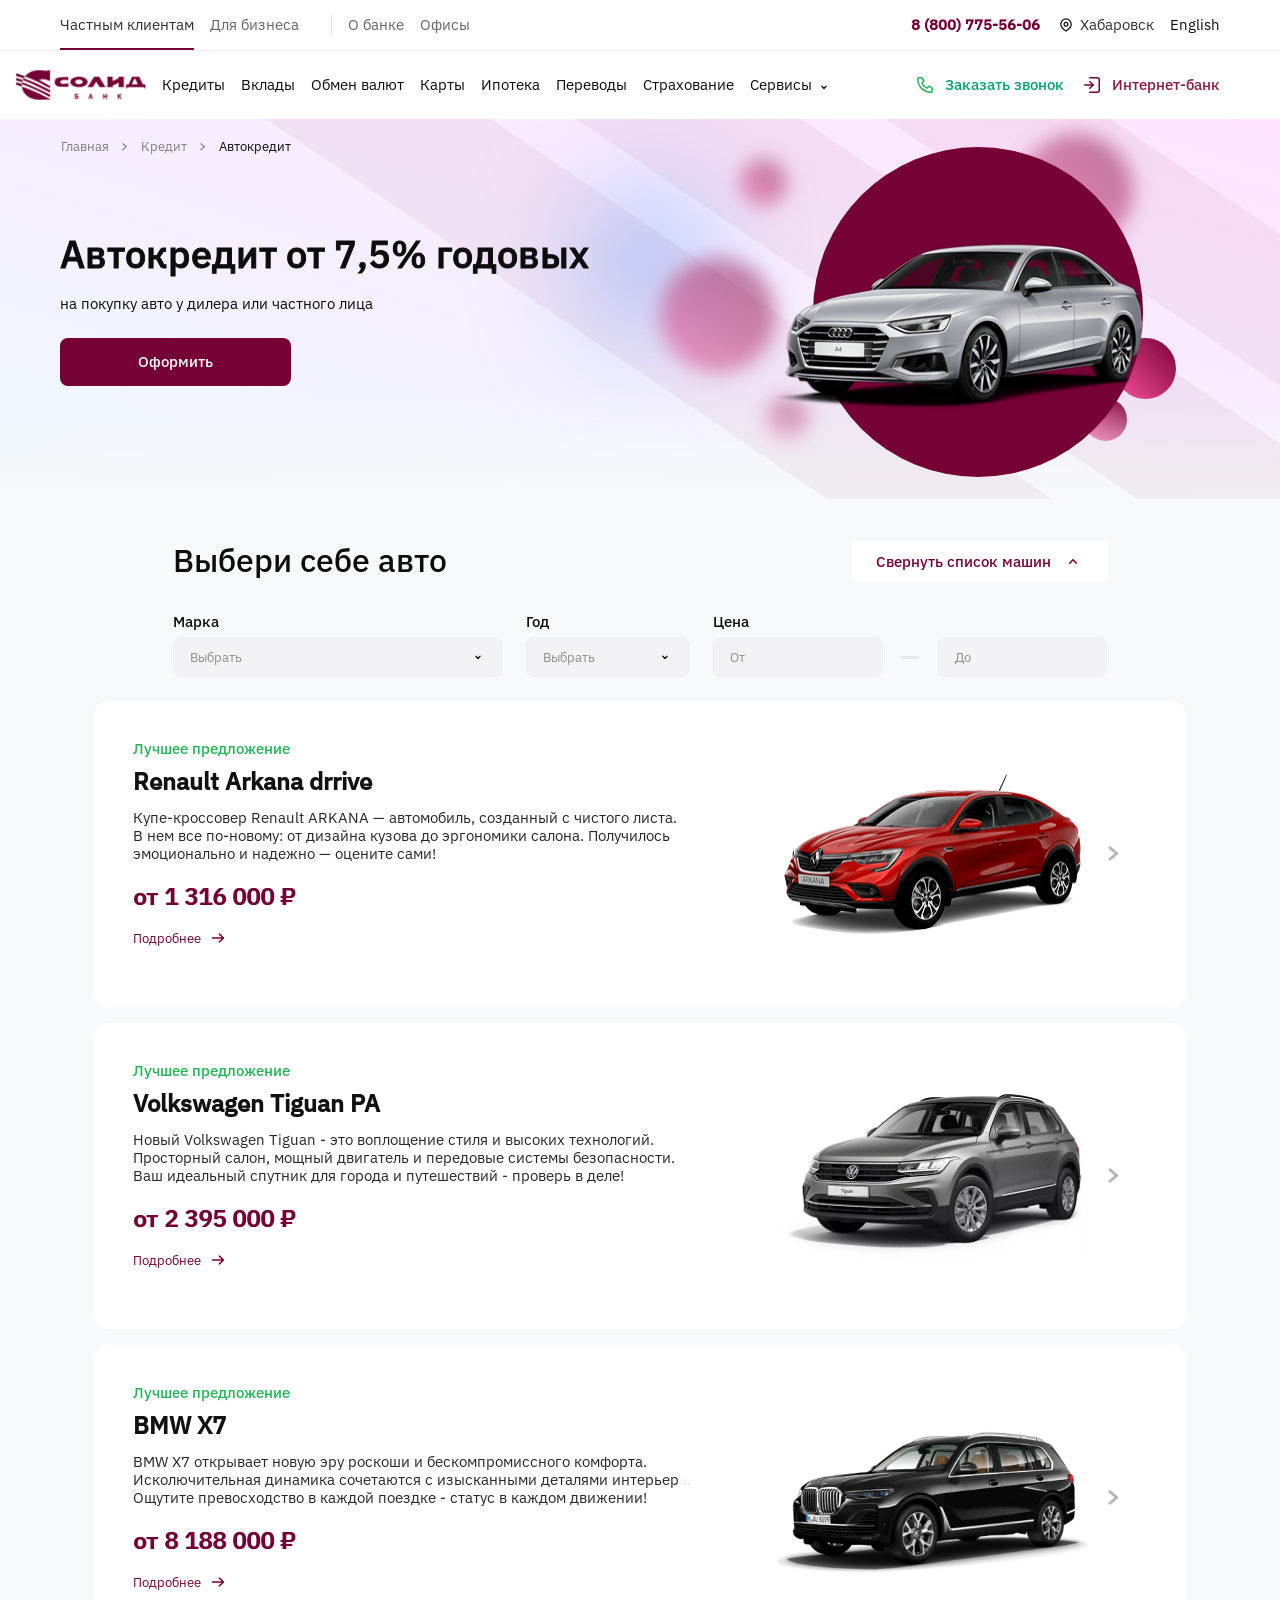
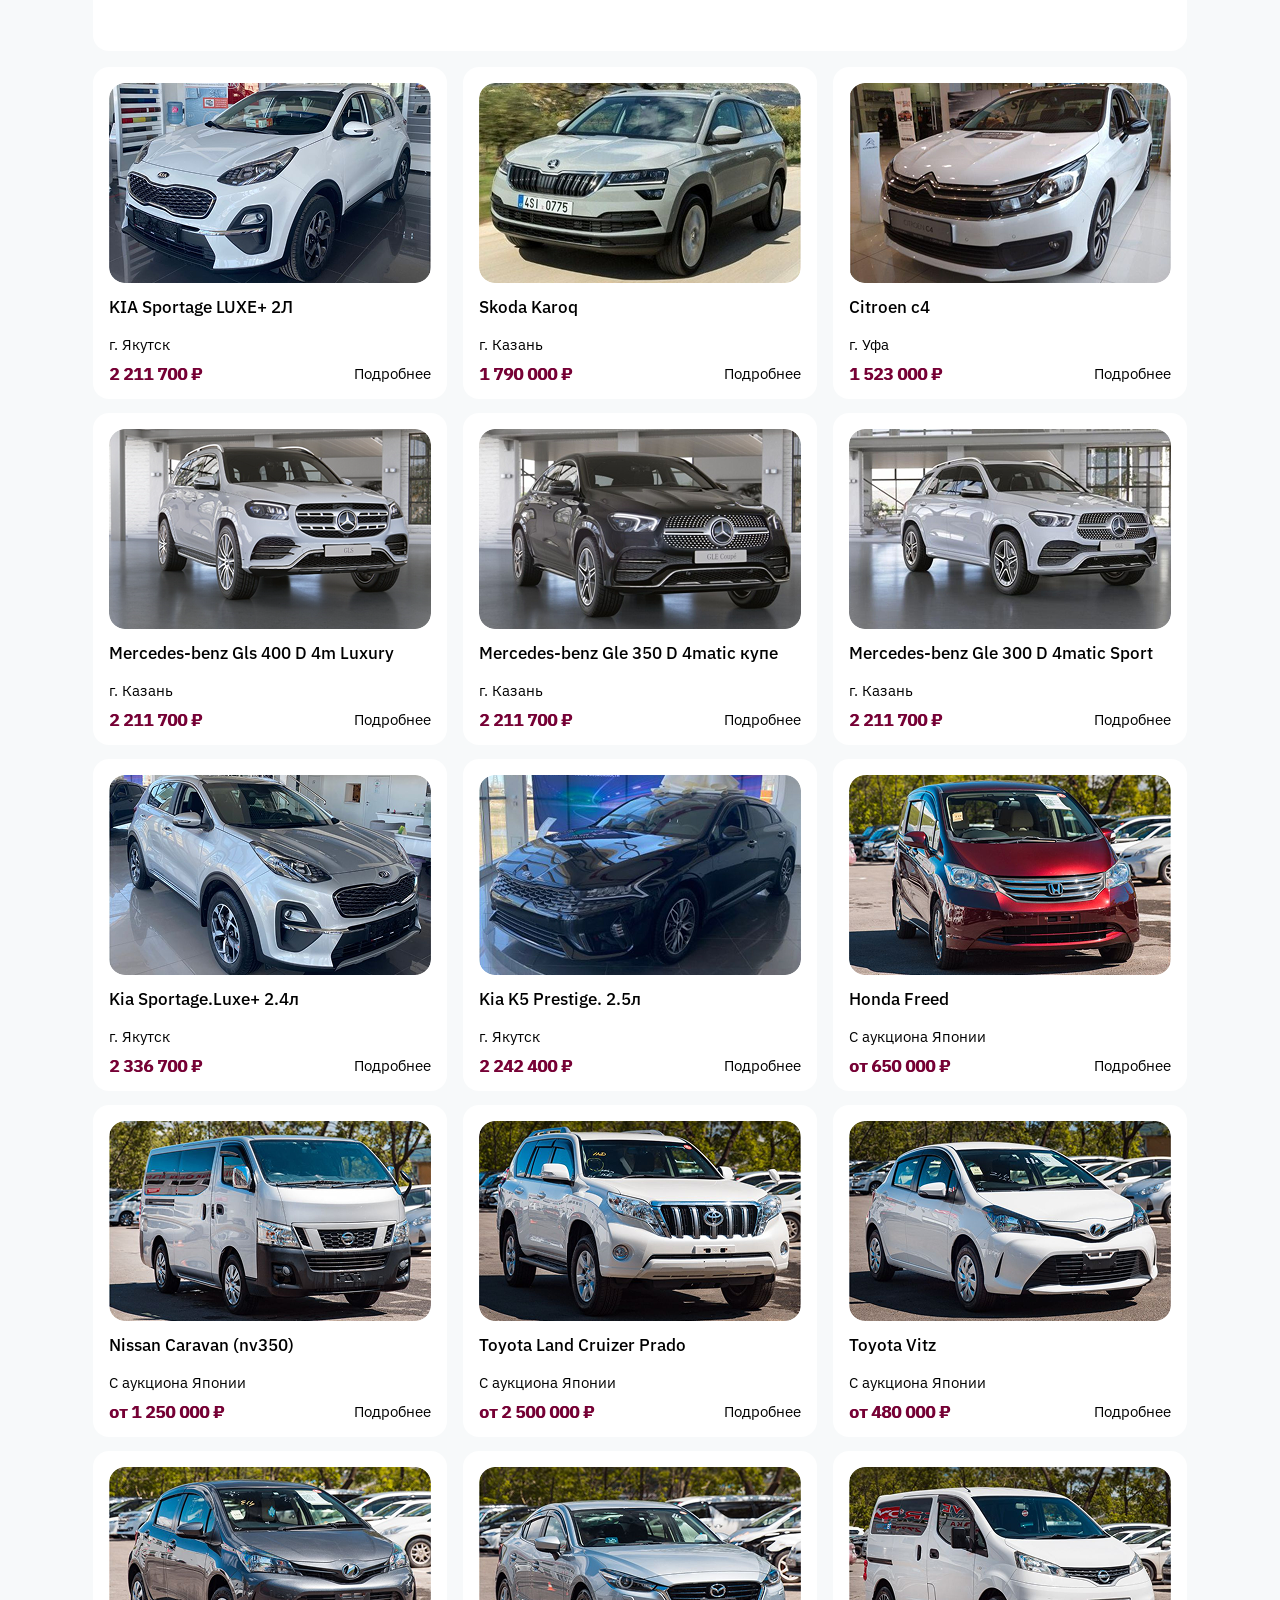
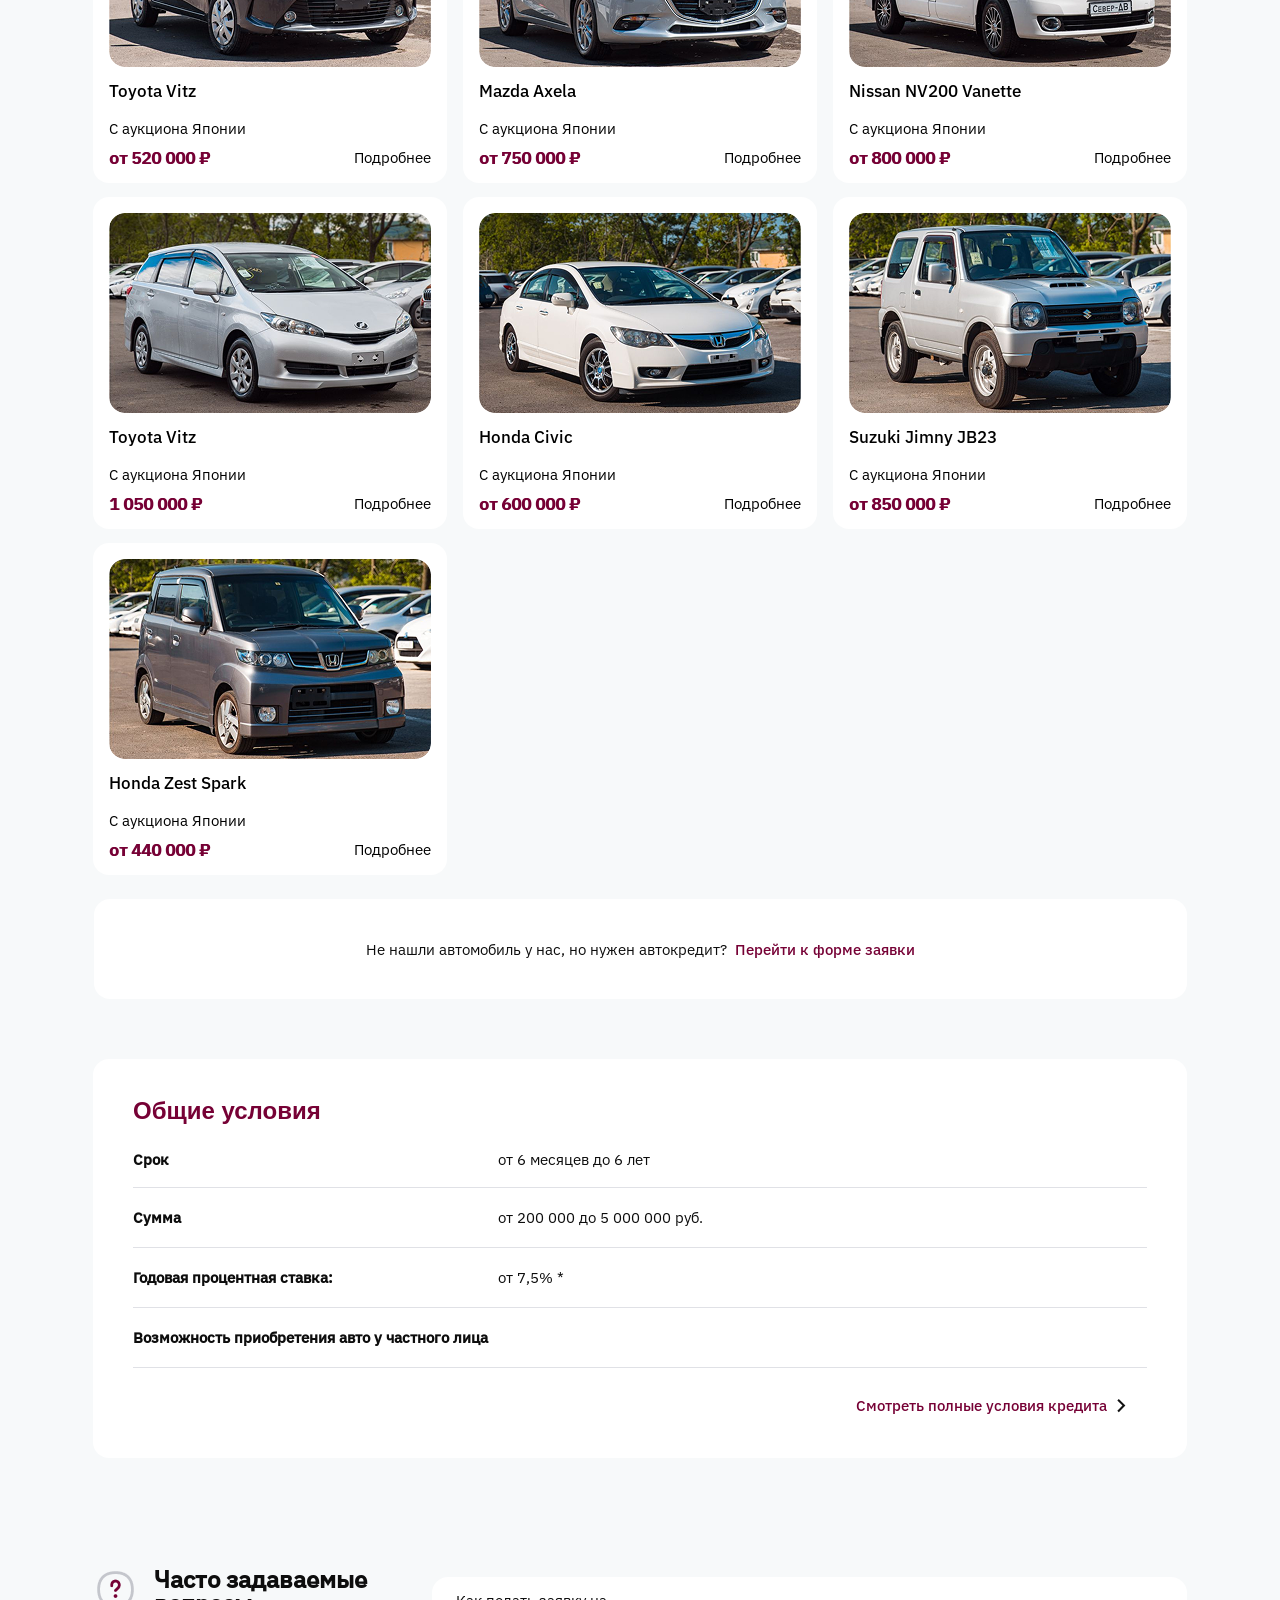
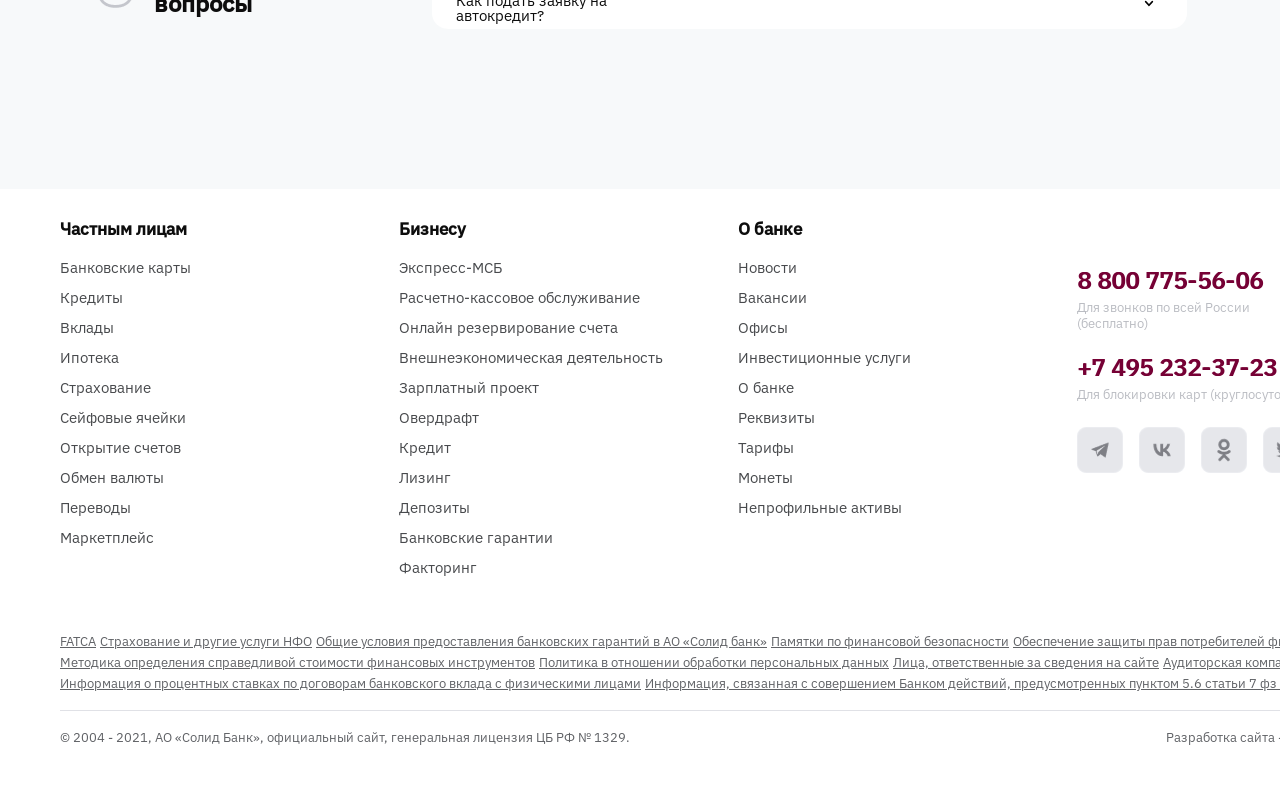
<file: page/index.html>
<!-- Я знаю, что некоторые детали необязательны, но всё равно решила прописать для корректного отображения содержимого страницы -->
<html lang = "ru"> 
    <head>
        <meta charset="UTF-8">
        <meta name="viewport" content="width=device-width, initial-scale = 1.0">
        <title>СОЛИД БАНК - Автокредит</title>
        <link rel="stylesheet" href="../style/style.css"> 
        <script src="../style/script.js"></script>
    </head>
        <!-- Нас не учили именовать классы по БЭМ и в целом я только сейчас узнала, что это такое -->
        <!-- Если именование класса покажется странным, то это из-за моей неопытности -->
    <body>
        <header class = "bank-header">
            <div class ="bank-header__top header-top">
                <div class = "header-top__container container">

                    <nav class="header-top__nav">
                        <a href = "#" class = "header-top__link header-top__link--active">Частным клиентам</a>
                        <a href = "#" class = "header-top__link header-top__link--business">Для бизнеса</a>
                        <span class = "header-top__separator">|</span>
                        <a href = "#" class = "header-top__link">О банке</a>
                        <a href = "#" class = "header-top__link">Офисы</a>
                    </nav>

                    <div class = "header-top__info">
                        <span class = "header-top__phone">8 (800) 775-56-06</span>
                        <div class = "header-top__location">
                            <img src = "../image/icons/location.svg" alt = "" class = "header-top__location-icon">
                            <span class="header-top__city">Хабаровск</span>
                        </div>
                        <a href = "#" class = "header-top__lang">English</a>
                    </div>

                </div>
            </div>

            <div class = "bank-header__main header-main">
                <div class = "header-main__container container">
                    <div class="header-main__logo logo">
                        <img src = "../image/icons/Logo.svg" alt = "Солид Банк" class = "logo__img">
                    </div>

                    <nav class = "header-main__nav main-menu">
                        <ul class = "main-menu__list">
                            <li class = "main-menu__item"><a href = "#" class = "main-menu__link">Кредиты</a></li>
                            <li class = "main-menu__item"><a href = "#" class = "main-menu__link">Вклады</a></li>
                            <li class = "main-menu__item"><a href = "#" class = "main-menu__link">Обмен валют</a></li>
                            <li class = "main-menu__item"><a href = "#" class = "main-menu__link">Карты</a></li>
                            <li class = "main-menu__item"><a href = "#" class = "main-menu__link">Ипотека</a></li>
                            <li class = "main-menu__item"><a href = "#" class = "main-menu__link">Переводы</a></li>
                            <li class = "main-menu__item"><a href = "#" class = "main-menu__link">Страхование</a></li>
                            <li class = "main-menu__item">
                                <a href = "#" class = "main-menu__link main-menu__link--dropdown">Сервисы</a>
                                <img src = "../image/icons/arrow_down.svg" class = "main-menu__arrow" alt = "">
                            </li>
                        </ul>
                    </nav>

                    <div class = "header-main__actions actions">
                        <div class = "actions__item">
                            <img src = "../image/icons/Phone.svg" class="actions__icon-phone" alt = "">
                            <a href = "#" class = "actions__callback">Заказать звонок</a>
                        </div>

                        <div class = "actions__item">
                            <img src = "../image/icons/login.svg" class = "actions__icon-login" alt = "">
                            <a href = "#" class = "actions__login-btn">Интернет-банк</a>
                        </div>

                        <div class="burger-icon">
                    <span></span>
                    <span></span>
                    <span></span>
                    </div>
                    </div>
                </div>
            </div>

            <div class="mobile-menu" id="mobileMenu">
                <div class="mobile-menu__inner">
                    <div class="mobile-menu__contacts">
                        <div class="mobile-menu__contact-block">
                            <img src="../image/icons/Phone.svg" alt="" class="mobile-menu__icon">
                            <div>
                                <a href="tel:88007755606" class="mobile-menu__phone">8 800 775-56-06</a>
                                <p class="mobile-menu__sub">Для звонков по всей России (бесплатно)</p>
                            </div>
                        </div>
                        <div class="mobile-menu__contact-block">
                            <img src="../image/icons/Phone.svg" alt="" class="mobile-menu__icon">
                            <div>
                                <a href="tel:+74952323723" class="mobile-menu__phone">+7 495 232-37-23</a>
                                <p class="mobile-menu__sub">Для блокировки карт (круглосуточно)</p>
                            </div>
                        </div>
                        <div class="mobile-menu__contact-block">
                            <img src="../image/icons/location.svg" alt="" class="mobile-menu__icon">
                            <div>
                                <span class="mobile-menu__city">Хабаровск</span>
                            </div>
                        </div>
                    </div>
                </div>
            </div>
        </header>

        <div class="header-nav-row">
            <div class="container header-nav-row__container">
                <nav class="header-main__nav main-menu" style="width:100%;">
                    <ul class="main-menu__list">
                        <li class="main-menu__item"><a href="#" class="main-menu__link">Кредиты</a></li>
                        <li class="main-menu__item"><a href="#" class="main-menu__link">Вклады</a></li>
                        <li class="main-menu__item"><a href="#" class="main-menu__link">Обмен валют</a></li>
                        <li class="main-menu__item"><a href="#" class="main-menu__link">Карты</a></li>
                        <li class="main-menu__item"><a href="#" class="main-menu__link">Ипотека</a></li>
                        <li class="main-menu__item"><a href="#" class="main-menu__link">Переводы</a></li>
                        <li class="main-menu__item"><a href="#" class="main-menu__link">Страхование</a></li>
                        <li class="main-menu__item">
                            <a href="#" class="main-menu__link main-menu__link--dropdown">Сервисы</a>
                            <img src="../image/icons/arrow_down.svg" class="main-menu__arrow" alt="">
                        </li>
                        <li class="main-menu__item main-menu__item--more">
                            <a href="#" class="main-menu__link" style="display:flex;align-items:center;gap:4px;">
                                Ещё
                                <img src="../image/icons/arrow_down.svg" style="width:14px;height:14px;" alt="">
                            </a>
                        </li>
                    </ul>
                </nav>
            </div>
        </div>

        <div class="header-actions-row">
            <div class="container header-actions-row__container">
                <div class="header-actions-row__item">
                    <img src="../image/icons/Phone.svg" alt="" class="header-actions-row__icon">
                    <a href="#" class="header-actions-row__link">8 800 775 56 06</a>
                </div>
                <div class="header-actions-row__item">
                    <img src="../image/icons/login.svg" alt="" class="header-actions-row__icon">
                    <a href="#" class="header-actions-row__link">Интернет-банк</a>
                </div>
            </div>
        </div>

        <main>

            <section class = "hero">
                <div class = "hero__container container">

                    <div class = "hero__blur-oval"></div>

                    <div class = "hero__lines-container">
                        <div class = "hero__line hero__line--1"></div>
                        <div class = "hero__line hero__line--2"></div>
                        <div class = "hero__line hero__line--3"></div>
                    </div>
                    <nav class = "breadcrumb">
                        <a href = "#" class = "breadcrumb__link">Главная</a>
                        <img src = "../image/icons/arrow_right.svg" class = "breadcrumb__arrow">
                        <a href = "#" class = "breadcrumb__link">Кредит</a>
                        <img src = "../image/icons/arrow_right.svg" class = "breadcrumb__arrow">
                        <a href = "#" class = "breadcrumb__current">Автокредит</a>                
                    </nav>
                    <div class ="hero__body">
                        <div class = "hero__content">
                            <h1 class = "hero__title">Автокредит от 7,5% годовых</h1>
                            <p class = "hero__subtitle">на покупку авто у дилера или частного лица</p>
                            <a href = "#" class = "hero__btn">Оформить</a>
                        </div>

                        <div class = "hero__visual">
                            <div class = "hero__circle--decor hero__circle--d1"></div>
                            <div class = "hero__circle--decor hero__circle--d2"></div>
                            <div class = "hero__circle--decor hero__circle--d3"></div>
                            <div class = "hero__circle--decor hero__circle--d4"></div>
                            <div class = "hero__circle--decor hero__circle--d5"></div>
                            <div class = "hero__circle--decor hero__circle--d6"></div>

                            <div class = "hero__car-wrapper">
                                <div class = "hero__circle hero__circle--main"></div>
                               <img src = "../image/cars/car_micro_banner.png" alt="Автомобиль" class = "img-responsive hero__car">
                            </div>
                      </div>
                  </div>
                  <div class = "hero__bottom-gradient"></div>
             </div>
            </section>

            <section class = "car-selection">
                <div class = "container car-selection__container">

                    <div class = "car-selection__header">
                        <h2 class = "car-selection__title">Выбери себе авто</h2>
                        <button class = "car-selection__toggle">
                            Свернуть список машин 
                            <img src = "../image/icons/arrow_up.svg" alt = "" class = "img-icon"></button>
                    </div>

                    <div class = "car-filters">
                        <div class = "car-filters__item car-filters__item--brand">
                            <label class = "car-filters__label">Марка</label>
                            <div class = "car-filters__select-wrapper">
                                <select class = "car-filters__select">
                                    <option value = "" disabled selected>Выбрать</option>
                                    <option value="toyota">Toyota</option>
                                    <option value="bmw">BMW</option>
                                    <option value="mersedes">Mercedes</option>
                                </select>
                                <img src = "../image/icons/arrow_down.svg" alt = "" class = "car-filters__arrow">
                            </div>
                        </div>

                        <div class = "car-filters__item car-filters__item--year">
                            <label class = "car-filters__label">Год</label>
                            <div class = "car-filters__select-wrapper">
                                <select class = "car-filters__select">
                                    <option value="" disabled selected>Выбрать</option>
                                    <option value="2025">2025</option>
                                    <option value="2024">2024</option>
                                    <option value="2023">2023</option>
                                    <option value="2022">2022</option>
                                    <option value="2022">2021</option>
                                    <option value="2022">2020</option>
                                    <option value="2022">2019</option>
                                    <option value="2022">2018</option>
                                    <option value="2022">2017</option>
                                    <option value="2022">2016</option>
                                    <option value="2022">2015</option>
                                    <option value="2022">2014</option>
                                    <option value="2022">2013</option>
                                    <option value="2022">2012</option>
                                    <option value="2022">2011</option>
                                </select>
                                <img src = "../image/icons/arrow_down.svg" alt = "" class = "car-filters__arrow">
                            </div>
                        </div>

                        <div class="car-filters__item car-filters__item--price">
                            <label class = "car-filters__label">Цена</label>
                            <div class = "car-filters__range">
                                <input type = "text" placeholder="От" class = "car-filters__input">
                                <div class = "car-filters__dash-icon"></div>
                                <input type = "text" placeholder="До" class = "car-filters__input">
                            </div>
                        </div>
                    </div>

                </div>

                <div class = "car-offers">
                    <article class = "car-card car-card--best">
                        <div class = "car-card__content">
                            <span class = "car-card__badge">Лучшее предложение</span>
                            <h3 class = "car-card__title">Renault Arkana drrive</h3>
                            <p class = "car-card__description">
                                Купе-кроссовер Renault ARKANA — автомобиль, созданный с чистого листа.<br> 
                                В нем все по-новому: от дизайна кузова до эргономики салона. Получилось<br>
                                эмоционально и надежно — оцените сами!
                            </p>
                            <div class = "car-card__price">от 1 316 000 ₽</div>
                            <a href = "#" class = "car-card__more">
                                Подробнее
                                <img src = "../image/icons/Arrow.png" alt="" class = "car-card__arrow">
                            </a>
                        </div>
                        <div class = "car-card__visual">
                            <button class="slider-btn slider-btn--prev slider-btn--hidden" onclick="moveSlider(this, -1)">
                                <img src = "../image/buttons/right.png" alt = "Назад" class = "slider-btn__img slider-btn__img--mirror">
                            </button>
                            <div class = "car-card__slider-wrapper">
                                <div class="car-card__slider">
                                    <div class = "car-card__slide car-card__slide--active"><img src="../image/cars/Renault_Arkana_drive/one_third.png" alt = "Renault Arkana 1" class = "car-card__img"></div>
                                    <div class = "car-card__slide"><img src="../image/cars/Renault_Arkana_drive/front.png" alt = "Renault Arkana 2" class = "car-card__img"></div>
                                    <div class = "car-card__slide"><img src="../image/cars/Renault_Arkana_drive/side.png" alt = "Renault Arkana 3" class = "car-card__img"></div>
                                    <div class = "car-card__slide"><img src="../image/cars/Renault_Arkana_drive/behind.png" alt = "Renault Arkana 4" class = "car-card__img"></div>
                                </div>
                            </div>
                            <button class="slider-btn slider-btn--next" onclick="moveSlider(this, 1)">
                                <img src = "../image/buttons/right.png" alt = "Вперёд" class = "slider-btn__img">
                            </button>
                        </div>
                    </article>
                    <article class = "car-card car-card--best">
                        <div class="car-card__content">
                            <span class = "car-card__badge">Лучшее предложение</span>
                            <h3 class = "car-card__title">Volkswagen Tiguan PA</h3>
                            <p class = "car-card__description">
                                Новый Volkswagen Tiguan - это воплощение стиля и высоких технологий.<br>
                                Просторный салон, мощный двигатель и передовые системы безопасности.<br>
                                Ваш идеальный спутник для города и путешествий - проверь в деле!
                            </p>
                            <div class = "car-card__price">от 2 395 000 ₽</div>
                            <a href = "#" class = "car-card__more">
                                Подробнее
                                <img src = "../image/icons/Arrow.png" alt="" class = "car-card__arrow">
                            </a>
                        </div>
                        <div class = "car-card__visual">
                            <button class = "slider-btn slider-btn--prev slider-btn--hidden" onclick="moveSlider(this, -1)">
                                <img src = "../image/buttons/right.png" alt = "Назад" class = "slider-btn__img slider-btn__img--mirror">
                            </button>
                            <div class = "car-card__slider-wrapper">
                                <div class = "car-card__slider">
                                    <div class = "car-card__slide car-card__slide--active"><img src ="../image/cars/Volkswagen_Tiguan_PA/one_third.png" alt = "Volkswagen 1" class = "car-card__img"></div>
                                    <div class = "car-card__slide"><img src = "../image/cars/Volkswagen_Tiguan_PA/behind_one_third.png" alt = "Volkswagen 2" class = "car-card__img"></div>
                                    <div class = "car-card__slide"><img src = "../image/cars/Volkswagen_Tiguan_PA/side.png" alt="Volkswagen 3" class="car-card__img"></div>
                                    <div class = "car-card__slide"><img src = "../image/cars/Volkswagen_Tiguan_PA/behind.png" alt="Volkswagen 4" class="car-card__img"></div>
                                </div>
                            </div>
                            <button class = "slider-btn slider-btn--next" onclick="moveSlider(this, 1)">
                                <img src = "../image/buttons/right.png" alt="Вперёд" class="slider-btn__img">
                            </button>
                        </div>

                    </article>
                    <article class = "car-card car-card--best">
                        <div class = "car-card__content">
                            <span class = "car-card__badge">Лучшее предложение</span>
                            <h3 class = car-card__title>BMW X7</h3>
                            <p class = "car-card__description">
                                BMW X7 открывает новую эру роскоши и бескомпромиссного комфорта.<br>
                                Исколючительная динамика сочетаются с изысканными деталями интерьера.<br>
                                Ощутите превосходство в каждой поездке - статус в каждом движении!
                            </p>
                            <div class = "car-card__price">от 8 188 000 ₽</div>
                            <a href = "#" class ="car-card__more">
                                Подробнее
                                <img src = "../image/icons/Arrow.png" alt="" class = "car-card__arrow">
                            </a>
                        </div>
                        <div class = "car-card__visual">
                            <button class = "slider-btn slider-btn--prev slider-btn--hidden" onclick = "moveSlider(this, -1)">
                                <img src = "../image/buttons/right.png" alt = "Назад" class = "slider-btn__img slider-btn__img--mirror">
                            </button>
                            <div class = "car-card__slider-wrapper">
                                <div class = "car-card__slider">
                                    <div class="car-card__slide car-card__slide--active"><img src = "../image/cars/BMW_X7/one_third.png" alt = "BMW 1" class = "car-card__img"></div>
                                    <div class = "car-card__slide"><img src = "../image/cars/BMW_X7/side.png" alt = "BMW 2" class = "car-card__img"></div>
                                    <div class = "car-card__slide"><img src = "../image/cars/BMW_X7/front.png" alt = "BMW 3" class = "car-card__img"></div>
                                    <div class = "car-card__slide"><img src = "../image/cars/BMW_X7/behind.png" alt = "BMW 4" class = "car-card__img"></div>
                                </div>
                            </div>
                            <button class = "slider-btn slider-btn--next" onclick="moveSlider(this, 1)">
                                <img src = "../image/buttons/right.png" alt = "Вперёд" class = "slider-btn__img">
                            </button>
                        </div>
                    </article>
                </div>
                <section class = "cars-catalog">
                    <div class = "cars-grid">
                        <article class = "car-item">
                            <div class = "car-item__image-wrapper">
                                <img src = "../image/cars/catalog/KIA_sportage.png" alt = "KIA Sportage" class = "car-item__img">
                            </div>
                            <div class = "car-item__info">
                                <h4 class = "car-item__title">KIA Sportage LUXE+ 2Л</h4>
                                <p class = "car-item__city">г. Якутск</p>
                                <div class = "car-item__footer">
                                    <span class = "car-item__price">2 211 700 ₽</span>
                                    <a href="#" class="car-item__link"><span>Подробнее</span><img src="../image/icons/Arrow.png" alt="" class="car-item__arrow"></a>
                                </div>
                            </div>
                        </article>

                        <article class = "car-item">
                            <div class="car-item__image-wrapper">
                                <img src = "../image/cars/catalog/Skoda_Karoq.png" alt = "Skoda Karoq" class = "car-item__img">
                            </div>
                            <div class = "car-item__info">
                                <h4 class = "car-item__title">Skoda Karoq</h4>
                                <p class ="car-item__city">г. Казань</p>
                                <div class = "car-item__footer">
                                    <span class = "car-item__price">1 790 000 ₽</span>
                                    <a href="#" class="car-item__link"><span>Подробнее</span><img src="../image/icons/Arrow.png" alt="" class="car-item__arrow"></a>
                                </div>
                            </div>
                        </article>

                        <article class = car-item>
                            <div class = "car-item__image-wrapper">
                                <img src = "../image/cars/catalog/Citroen_c4.png" alt = "Citroen c4" class = "car-item__img">
                            </div>
                            <div class = "car-item__info">
                                <h4 class = "car-item__title">Citroen c4</h4>
                                <p class = "car-item__city">г. Уфа</p>
                                <div class = "car-item__footer">
                                    <span class = "car-item__price">1 523 000 ₽</span>
                                    <a href="#" class="car-item__link"><span>Подробнее</span><img src="../image/icons/Arrow.png" alt="" class="car-item__arrow"></a>
                                </div>
                            </div>
                        </article>

                        <article class = car-item>
                            <div class = "car-item__image-wrapper">
                                <img src = "../image/cars/catalog/Mercedes_benz_Gls400.png" alt = "Mercedes-benz Gls 400 D 4m Luxury" class = "car-item__img">
                            </div>
                            <div class = "car-item__info">
                                <h4 class = "car-item__title">Mercedes-benz Gls 400 D 4m Luxury</h4>
                                <p class = "car-item__city">г. Казань</p>
                                <div class = "car-item__footer">
                                    <span class = "car-item__price">2 211 700 ₽</span>
                                    <a href="#" class="car-item__link"><span>Подробнее</span><img src="../image/icons/Arrow.png" alt="" class="car-item__arrow"></a>
                                </div>
                            </div>
                        </article>

                        <article class = car-item>
                            <div class = "car-item__image-wrapper">
                                <img src = "../image/cars/catalog/Mercedes_bens_Gle350.png" alt = "Mercedes-benz Gle 350 D 4matic купе" class = "car-item__img">
                            </div>
                            <div class = "car-item__info">
                                <h4 class = "car-item__title">Mercedes-benz Gle 350 D 4matic купе</h4>
                                <p class = "car-item__city">г. Казань</p>
                                <div class = "car-item__footer">
                                    <span class = "car-item__price">2 211 700 ₽</span>
                                    <a href="#" class="car-item__link"><span>Подробнее</span><img src="../image/icons/Arrow.png" alt="" class="car-item__arrow"></a>
                                </div>
                            </div>
                        </article>

                        <article class = car-item>
                            <div class = "car-item__image-wrapper">
                                <img src = "../image/cars/catalog/Meredes_benz_Gle300.png" alt = "Mercedes-benz Gle 300 D 4matic Sport" class = "car-item__img">
                            </div>
                            <div class = "car-item__info">
                                <h4 class = "car-item__title">Mercedes-benz Gle 300 D 4matic Sport</h4>
                                <p class = "car-item__city">г. Казань</p>
                                <div class = "car-item__footer">
                                    <span class = "car-item__price">2 211 700 ₽</span>
                                    <a href="#" class="car-item__link"><span>Подробнее</span><img src="../image/icons/Arrow.png" alt="" class="car-item__arrow"></a>
                                </div>
                            </div>
                        </article>

                        <article class = car-item>
                            <div class = "car-item__image-wrapper">
                                <img src = "../image/cars/catalog/Kia_sportage2_4.png" alt = "Kia Sportage.Luxe + 2.4л" class = "car-item__img">
                            </div>
                            <div class = "car-item__info">
                                <h4 class = "car-item__title">Kia Sportage.Luxe+ 2.4л</h4>
                                <p class = "car-item__city">г. Якутск</p>
                                <div class = "car-item__footer">
                                    <span class = "car-item__price">2 336 700 ₽</span>
                                    <a href="#" class="car-item__link"><span>Подробнее</span><img src="../image/icons/Arrow.png" alt="" class="car-item__arrow"></a>
                                </div>
                            </div>
                        </article>

                        <article class = car-item>
                            <div class = "car-item__image-wrapper">
                                <img src = "../image/cars/catalog/KIA_K5.png" alt = "Kia K5 Prestige. 2.5л" class = "car-item__img">
                            </div>
                            <div class = "car-item__info">
                                <h4 class = "car-item__title">Kia K5 Prestige. 2.5л</h4>
                                <p class = "car-item__city">г. Якутск</p>
                                <div class = "car-item__footer">
                                    <span class = "car-item__price">2 242 400 ₽</span>
                                    <a href="#" class="car-item__link"><span>Подробнее</span><img src="../image/icons/Arrow.png" alt="" class="car-item__arrow"></a>
                                </div>
                            </div>
                        </article>

                        <article class = car-item>
                            <div class = "car-item__image-wrapper">
                                <img src = "../image/cars/catalog/Honda_Freed.png" alt = "Honda Freed" class = "car-item__img">
                            </div>
                            <div class = "car-item__info">
                                <h4 class = "car-item__title">Honda Freed</h4>
                                <p class = "car-item__city">С аукциона Японии</p>
                                <div class = "car-item__footer">
                                    <span class = "car-item__price">от 650 000 ₽</span>
                                    <a href="#" class="car-item__link"><span>Подробнее</span><img src="../image/icons/Arrow.png" alt="" class="car-item__arrow"></a>
                                </div>
                            </div>
                        </article>

                        <article class = car-item>
                            <div class = "car-item__image-wrapper">
                                <img src = "../image/cars/catalog/Nissan_Caravan_nv350.png" alt = "Nissan Caravan (nv350)" class = "car-item__img">
                            </div>
                            <div class = "car-item__info">
                                <h4 class = "car-item__title">Nissan Caravan (nv350)</h4>
                                <p class = "car-item__city">С аукциона Японии</p>
                                <div class = "car-item__footer">
                                    <span class = "car-item__price">от 1 250 000 ₽</span>
                                    <a href="#" class="car-item__link"><span>Подробнее</span><img src="../image/icons/Arrow.png" alt="" class="car-item__arrow"></a>
                                </div>
                            </div>
                        </article>

                        <article class = car-item>
                            <div class = "car-item__image-wrapper">
                                <img src = "../image/cars/catalog/Toyota_Land_Cruizer_Prado.png" alt = "Toyota Land Cruizer Prado" class = "car-item__img">
                            </div>
                            <div class = "car-item__info">
                                <h4 class = "car-item__title">Toyota Land Cruizer Prado</h4>
                                <p class = "car-item__city">С аукциона Японии</p>
                                <div class = "car-item__footer">
                                    <span class = "car-item__price">от 2 500 000 ₽</span>
                                    <a href="#" class="car-item__link"><span>Подробнее</span><img src="../image/icons/Arrow.png" alt="" class="car-item__arrow"></a>
                                </div>
                            </div>
                        </article>

                        <article class = car-item>
                            <div class = "car-item__image-wrapper">
                                <img src = "../image/cars/catalog/Toyota_Vitz.png" alt = "Toyota Vitz" class = "car-item__img">
                            </div>
                            <div class = "car-item__info">
                                <h4 class = "car-item__title">Toyota Vitz</h4>
                                <p class = "car-item__city">C аукциона Японии</p>
                                <div class = "car-item__footer">
                                    <span class = "car-item__price">от 480 000 ₽</span>
                                    <a href="#" class="car-item__link"><span>Подробнее</span><img src="../image/icons/Arrow.png" alt="" class="car-item__arrow"></a>
                                </div>
                            </div>
                        </article>

                        <article class = car-item>
                            <div class = "car-item__image-wrapper">
                                <img src = "../image/cars/catalog/Toyota_Vitz_black.png" alt = "Toyota Vitz" class = "car-item__img">
                            </div>
                            <div class = "car-item__info">
                                <h4 class = "car-item__title">Toyota Vitz</h4>
                                <p class = "car-item__city">С аукциона Японии</p>
                                <div class = "car-item__footer">
                                    <span class = "car-item__price">от 520 000 ₽</span>
                                    <a href="#" class="car-item__link"><span>Подробнее</span><img src="../image/icons/Arrow.png" alt="" class="car-item__arrow"></a>
                                </div>
                            </div>
                        </article>

                        <article class = car-item>
                            <div class = "car-item__image-wrapper">
                                <img src = "../image/cars/catalog/Mazda_Axela.png" alt = "Mazda Axela" class = "car-item__img">
                            </div>
                            <div class = "car-item__info">
                                <h4 class = "car-item__title">Mazda Axela</h4>
                                <p class = "car-item__city">С аукциона Японии</p>
                                <div class = "car-item__footer">
                                    <span class = "car-item__price">от 750 000 ₽</span>
                                    <a href="#" class="car-item__link"><span>Подробнее</span><img src="../image/icons/Arrow.png" alt="" class="car-item__arrow"></a>
                                </div>
                            </div>
                        </article>

                        <article class = car-item>
                            <div class = "car-item__image-wrapper">
                                <img src = "../image/cars/catalog/Nissan_NV200_Vanette.png" alt = "Nissan NV200 Vanette" class = "car-item__img">
                            </div>
                            <div class = "car-item__info">
                                <h4 class = "car-item__title">Nissan NV200 Vanette</h4>
                                <p class = "car-item__city">С аукциона Японии</p>
                                <div class = "car-item__footer">
                                    <span class = "car-item__price">от 800 000 ₽</span>
                                    <a href="#" class="car-item__link"><span>Подробнее</span><img src="../image/icons/Arrow.png" alt="" class="car-item__arrow"></a>
                                </div>
                            </div>
                        </article>

                        <article class = car-item>
                            <div class = "car-item__image-wrapper">
                                <img src = "../image/cars/catalog/Toyota_Vitz_Grey.png" alt = "Toyota Vitz Grey" class = "car-item__img">
                            </div>
                            <div class = "car-item__info">
                                <h4 class = "car-item__title">Toyota Vitz</h4>
                                <p class = "car-item__city">С аукциона Японии</p>
                                <div class = "car-item__footer">
                                    <span class = "car-item__price">1 050 000 ₽</span>
                                    <a href="#" class="car-item__link"><span>Подробнее</span><img src="../image/icons/Arrow.png" alt="" class="car-item__arrow"></a>
                                </div>
                            </div>
                        </article>

                        <article class = car-item>
                            <div class = "car-item__image-wrapper">
                                <img src = "../image/cars/catalog/Honda_Civic.png" alt = "Honda Civic" class = "car-item__img">
                            </div>
                            <div class = "car-item__info">
                                <h4 class = "car-item__title">Honda Civic</h4>
                                <p class = "car-item__city">С аукциона Японии</p>
                                <div class = "car-item__footer">
                                    <span class = "car-item__price">от 600 000 ₽</span>
                                    <a href="#" class="car-item__link"><span>Подробнее</span><img src="../image/icons/Arrow.png" alt="" class="car-item__arrow"></a>
                                </div>
                            </div>
                        </article>

                        <article class = car-item>
                            <div class = "car-item__image-wrapper">
                                <img src = "../image/cars/catalog/Suzuki_Jimny_JB23.png" alt = "Suzuki Jimny JB23" class = "car-item__img">
                            </div>
                            <div class = "car-item__info">
                                <h4 class = "car-item__title">Suzuki Jimny JB23</h4>
                                <p class = "car-item__city">С аукциона Японии</p>
                                <div class = "car-item__footer">
                                    <span class = "car-item__price">от 850 000 ₽</span>
                                    <a href="#" class="car-item__link"><span>Подробнее</span><img src="../image/icons/Arrow.png" alt="" class="car-item__arrow"></a>
                                </div>
                            </div>
                        </article>

                        <article class = car-item>
                            <div class = "car-item__image-wrapper">
                                <img src = "../image/cars/catalog/Honda_Zest_Spark.png" alt = "Honda Zest Spark" class = "car-item__img">
                            </div>
                            <div class = "car-item__info">
                                <h4 class = "car-item__title">Honda Zest Spark</h4>
                                <p class = "car-item__city">С аукциона Японии</p>
                                <div class = "car-item__footer">
                                    <span class = "car-item__price">от 440 000 ₽</span>
                                    <a href="#" class="car-item__link"><span>Подробнее</span><img src="../image/icons/Arrow.png" alt="" class="car-item__arrow"></a>
                                </div>
                            </div>
                        </article>

                    </div>
                    <button class="cars-show-all" onclick="toggleAllCars(this)">
                        Показать все машины
                        <img src="../image/icons/arrow_down.svg" alt="" class="img-icon">
                    </button>
                </section>
                <div class = "loan-cta">
                    <p class = "loan-cta__text">
                        Не нашли автомобиль у нас, но нужен автокредит?
                        <a href = "#" class = "loan-cta__link">Перейти к форме заявки</a>
                    </p>
                </div>
                <section class="conditions">
                    <div class = "conditions__container">
                        <h2 class = "conditions__title">Общие условия</h2>

                        <div class = "conditions__table">
                            <div class = "conditions__row">
                                <span class = "conditions__label">Срок</span>
                                <span class = "conditions__value">от 6 месяцев до 6 лет</span>
                            </div>
                            <div class = "conditions__row">
                                <span class = "conditions__label">Сумма</span>
                                <span class = "conditions__value">от 200 000 до 5 000 000 руб.</span>
                            </div>
                            <div class = "conditions__row">
                                <span class = "conditions__label">Годовая процентная ставка:</span>
                                <span class = "conditions__value">от 7,5% *</span>
                            </div>
                            <div class = "conditions__row">
                                <span class = "conditions__label">Возможность приобретения авто у частного лица</span>
                                <span class = "conditions__value"></span>
                            </div>
                        </div>
                        <a href="#" class = "conditions__more">
                            Смотреть полные условия кредита
                            <img src = "../image/icons/arrow_right.svg" alt = "" class = "conditions__arrow">
                        </a>
                    </div>
                </section>
                <section class="faq">
                    <div class="faq__container">
                        <img src="../image/icons/Question.png" alt="?" class="faq__icon">
                        <h2 class="faq__title">Часто задаваемые<br>вопросы</h2>
                        <details class="faq__details">
                            <summary class="faq__item">
                                <span class="faq__question-text">Как подать заявку на автокредит?</span>
                                <img src="../image/icons/arrow_down.svg" alt="v" class="faq__arrow">
                            </summary>
                            <div class="faq__answer">честно, я не знаю</div>
                        </details>
                    </div>
                </section>
            </section>
        </main>
        <footer class = "footer">
            <div class = "footer__main">
                <div class = "footer__container">
                    <section class = "footer-nav">
                        <h3 class = "footer-nav__title">Частным лицам</h3>
                        <ul class = "footer-nav__list">
                            <li class = "footer-nav__item"><a href = "#" class = "footer-nav__link">Банковские карты</a></li>
                            <li class = "footer-nav__item"><a href = "#" class = "footer-nav__link">Кредиты</a></li>
                            <li class = "footer-nav__item"><a href = "#" class = "footer-nav__link">Вклады</a></li>
                            <li class = "footer-nav__item"><a href = "#" class = "footer-nav__link">Ипотека</a></li>
                            <li class = "footer-nav__item"><a href = "#" class = "footer-nav__link">Страхование</a></li>
                            <li class = "footer-nav__item"><a href = "#" class = "footer-nav__link">Сейфовые ячейки</a></li>
                            <li class = "footer-nav__item"><a href = "#" class = "footer-nav__link">Открытие счетов</a></li>
                            <li class = "footer-nav__item"><a href = "#" class = "footer-nav__link">Обмен валюты</a></li>
                            <li class = "footer-nav__item"><a href = "#" class = "footer-nav__link">Переводы</a></li>
                            <li class = "footer-nav__item"><a href = "#" class = "footer-nav__link">Маркетплейс</a></li>
                        </ul>
                    </section>
                    <section class ="footer-nav footer-nav--business">
                        <h3 class = "footer-nav__title">Бизнесу</h3>
                        <ul class = "footer-nav__list">
                            <li class = "footer-nav__item"><a href = "#" class = "footer-nav__link">Экспресс-МСБ</a></li>
                            <li class = "footer-nav__item"><a href = "#" class = "footer-nav__link">Расчетно-кассовое обслуживание</a></li>
                            <li class = "footer-nav__item"><a href = "#" class = "footer-nav__link">Онлайн резервирование счета</a></li>
                            <li class = "footer-nav__item"><a href = "#" class = "footer-nav__link">Внешнеэкономическая деятельность</a></li>
                            <li class = "footer-nav__item"><a href = "#" class = "footer-nav__link">Зарплатный проект</a></li>
                            <li class = "footer-nav__item"><a href = "#" class = "footer-nav__link">Овердрафт</a></li>
                            <li class = "footer-nav__item"><a href = "#" class = "footer-nav__link">Кредит</a></li>
                            <li class = "footer-nav__item"><a href = "#" class = "footer-nav__link">Лизинг</a></li>
                            <li class = "footer-nav__item"><a href = "#" class = "footer-nav__link">Депозиты</a></li>
                            <li class = "footer-nav__item"><a href = "#" class = "footer-nav__link">Банковские гарантии</a></li>
                            <li class = "footer-nav__item"><a href = "#" class = "footer-nav__link">Факторинг</a></li>
                        </ul>
                    </section>
                    <section class = "footer-nav">
                        <h3 class = "footer-nav__title">О банке</h3>
                        <ul class = "footer-nav__list">
                            <li class = "footer-nav__item"><a href = "#" class = "footer-nav__link">Новости</a></li>
                            <li class = "footer-nav__item"><a href = "#" class = "footer-nav__link">Вакансии</a></li>
                            <li class = "footer-nav__item"><a href = "#" class = "footer-nav__link">Офисы</a></li>
                            <li class = "footer-nav__item"><a href = "#" class = "footer-nav__link">Инвестиционные услуги</a></li>
                            <li class = "footer-nav__item"><a href = "#" class = "footer-nav__link">О банке</a></li>
                            <li class = "footer-nav__item"><a href = "#" class = "footer-nav__link">Реквизиты</a></li>
                            <li class = "footer-nav__item"><a href = "#" class = "footer-nav__link">Тарифы</a></li>
                            <li class = "footer-nav__item"><a href = "#" class = "footer-nav__link">Монеты</a></li>
                            <li class = "footer-nav__item"><a href = "#" class = "footer-nav__link">Непрофильные активы</a></li>     
                        </ul>
                    </section>
                    <section class = "footer-nav footer-nav--other">
                        <h3 class = "footer-nav__title">Дополнительные пункты</h3>
                        <ul class = "footer-nav__list">
                            <li class = "footer-nav__item"><a href = "#" class = "footer-nav__link">FATCA</a></li>
                            <li class = "footer-nav__item"><a href = "#" class = "footer-nav__link">Страхование и другие услуги НФО</a></li>
                            <li class = "footer-nav__item"><a href = "#" class = "footer-nav__link">Общие условия предоставления банковских гарантий в АО «Солид банк»</a></li>
                            <li class = "footer-nav__item"><a href = "#" class = "footer-nav__link">Памятки по финансовой безопасности</a></li>
                            <li class = "footer-nav__item"><a href = "#" class = "footer-nav__link">Обеспечение защиты прав потребителей финансовых услуг</a></li>
                            <li class = "footer-nav__item"><a href = "#" class = "footer-nav__link">Методика определения справедливой стоимости финансовых инструментов</a></li>
                            <li class = "footer-nav__item"><a href = "#" class = "footer-nav__link">Политика в отношении обработки персональных данных</a></li>
                            <li class = "footer-nav__item"><a href = "#" class = "footer-nav__link">Лица, ответственные за сведения на сайте</a></li>
                            <li class = "footer-nav__item"><a href = "#" class = "footer-nav__link">Аудиторская компания</a></li>
                            <li class = "footer-nav__item"><a href = "#" class = "footer-nav__link">Надзорные органы</a></li>
                            <li class = "footer-nav__item"><a href = "#" class = "footer-nav__link">Информация о процентных ставках по договорам банковского вклада с физическими лицами</a></li>
                            <li class = "footer-nav__item"><a href = "#" class = "footer-nav__link">Информация, связанная с совершением Банком действий, предусмотренных пунктом 5.6 статьи 7 фз №115</a></li>
                        </ul>
                    </section>
                    <div class = "footer__divider"></div>
                    <section class = "footer-contacts">
                        <div class = "footer-contacts__block">
                            <a href ="tel:88007755606" class = "footer-contacts__phone footer-contacts__phone--accent">8 800 775-56-06</a>
                            <p class = "footer-contacts__sub">Для звонков по всей России (бесплатно)</p>
                        </div>
                        <div class = "footer-contacts__block">
                            <a href = "tel:+74952323723" class = "footer-contacts__phone">+7 495 232-37-23</a>
                            <p class = "footer-contacts__sub">Для блокировки карт (круглосуточно)</p>
                        </div>
                        <div  class = "footer-apps">
                            <a href = "#" class = "footer-apps__item"><img src = "../image/icons/Telegram.png"></a>
                            <a href = "#" class = "footer-apps__item"><img src = "../image/icons/Vk.png"></a>
                            <a href = "#" class = "footer-apps__item"><img src = "../image/icons/OK.png"></a>
                            <a href = "#" class = "footer-apps__item"><img src = "../image/icons/Twitter.png"></a>
                        </div>
                    </section>
                </div>
            </div>
            <div class="footer__secondary">
                <div class = "footer__container footer__container--bottom">
                    <div class = "footer-docs">
                        <div class = "footer-docs__row">
                            <a href = "#" class = "footer-docs__link">FATCA</a>
                            <a href = "#" class = "footer-docs__link">Страхование и другие услуги НФО</a>
                            <a href = "#" class = "footer-docs__link">Общие условия предоставления банковских гарантий в АО «Солид банк»</a>
                            <a href = "#" class = "footer-docs__link">Памятки по финансовой безопасности</a>
                            <a href = "#" class = "footer-docs__link">Обеспечение защиты прав потребителей финансовых услуг</a>
                        </div>
                        <div class = "footer-docs__row">
                            <a href = "#" class = "footer-docs__link">Методика определения справедливой стоимости финансовых инструментов</a>
                            <a href = "#" class = "footer-docs__link">Политика в отношении обработки персональных данных</a>
                            <a href = "#" class = "footer-docs__link">Лица, ответственные за сведения на сайте</a>
                            <a href = "#" class = "footer-docs__link">Аудиторская компания</a>
                            <a href = "#" class = "footer-docs__link">Надзорные органы</a>
                        </div>
                        <div class = "footer-docs__row">
                            <a href = "#" class = "footer-docs__link">Информация о процентных ставках по договорам банковского вклада с физическими лицами</a>
                            <a href = "#" class = "footer-docs__link">Информация, связанная с совершением Банком действий, предусмотренных пунктом 5.6 статьи 7 фз №115</a>
                    </div>
                </div>
                <div class = "footer__line"></div>
                <div class = "footer-info">
                    <p class = "footer-info__copyright">
                        © 2004 - 2021, АО «Солид Банк», официальный сайт, генеральная лицензия ЦБ РФ № 1329.
                    </p>
                    <p class = "footer-info__dev">
                        Разработка сайта - <a href = "#" class = "footer-info__dev-link">RASA</a>
                    </p>
                </div>
            </div>
            </div>
        </footer>
    </body>
</html>
</file>
<file: style/style.css>
@font-face {
    font-family: 'IBM Plex Sans';
    src: url('/fonts/ibm-plex-regular.ttf') format('truetype'); ; /*Формат добавила на всякий случай для совместимости с браузерами*/
    font-weight: 400;
    font-style: normal;
    font-display: swap;
}

@font-face {
    font-family:'IBM Plex Sans';
    src: url('/fonts/ibm-plex-medium.ttf') format('truetype');
    font-weight: 500;
    font-style: normal;
    font-display: swap;
}


/*сброс стилей*/

* {
    margin: 0;
    padding: 0;
    box-sizing: border-box;
}

body{
    font-family: 'IBM Plex Sans', sans-serif;
    font-size: 15px;
    line-height: 1.2;
    color: #333;
    background-color: #F7F9FA;
    -webkit-font-smoothing: antialiased; /* Добавила для сглаживания букв */
    overflow-x: hidden;
}

html {
    overflow-x: hidden;
}

a {
    text-decoration: none;
    color: inherit;
    transition: color 0.2s ease;
}

/*общие компоненты*/

.container {
    max-width: 1440px;
    margin: 0 auto;
    display: flex;
    align-items: center;
    justify-content: space-between;
}

.img-responsive {
    max-width: 100%;
    height: auto;
    display: block;
}

.img-icon {
    display: inline-block;
    vertical-align: middle;
    flex-shrink: 0;
}


/*хедер*/

.bank-header {
    background-color: #ffffff;
    width: 100%;
    position: relative;
    z-index: 100;
}

.bank-header__top {
    border-bottom: 1px solid #F2F2F2;
}

.header-top{
    font-family: 'IBM Plex Sans', sans-serif;
    font-size: 15px;
    border-bottom: 1px solid #eee;
}

.header-top__container {
    padding: 0 60px 0 60px
}

.header-top__nav {
    display: flex;
    align-items: center;
}

.header-top__link {
    color: #666;
    padding: 16px 0;
    margin-right: 16px;
}

.header-top__link--active {
    color: #313133;
    font-weight: 400;
    box-shadow: inset 0 -2px 0 #760135;
}


.header-top__separator {
    display: inline-block;
    width: 1px;
    height: 20px;
    margin: 0 16px;
    vertical-align: middle;
    font-size: 0;
    background-color: #E0E1E6;
    overflow: hidden;
}

.header-top__info {
    display: flex;
    align-items: center;
}

.header-top__phone {
    color: #760135;
    margin-right: 16px;
    font-weight: 600;
}

.header-top__location {
    display: flex;
    align-items: center;
    margin-right: 16px;
}

.header-top__location-icon {
    width: 20px;
    height: 20px;
    margin-right: 4px;
    display: block;
}

.header-top__lang {
    text-decoration: none;
    color:#0D0D0D;
    padding: 16px 0;
}

.bank-header__main {
    padding: 0;
}

.header-main__container {
    padding: 0 60px 0 16px;
    display: flex;
    align-items: center;
}

.header-main__logo {
    margin: 19px 16px 19px 0;
}

.logo__img {
    width: 130px;
    height: 30px;
    display: block;
}

.main-menu__item {
    display: flex;
    align-items: center;
    gap: 4px;
}

.main-menu__list {
    display: flex;
    list-style: none;
    margin-top: 24px;
    margin-bottom: 24px;
    gap: 16px;
    align-items: center;
}

.main-menu__link {
    font-family: 'IBM Plex Sans', sans-serif;
    font-weight: 400;
    font-size: 15px;
    color: #0D0D0D;
    white-space: nowrap;
    line-height: 20px;
}

.main-menu__link:hover {
    color: #8B1A3E
}

.main-menu__dropdown {
    display: flex;
    align-items: center;
    position:relative;
    gap: 4px;
}

.main-menu__arrow{
    width: 16px;
    height: 16px;
    margin-top: 4px;
}

.header-main__actions {
    display: flex;
    align-items: center;
    margin-left: auto;
}

.actions__item {
    display: flex;
    align-items: center;
}

.actions__item + .actions__item {
    margin-left: 0px;
}

.actions__icon-phone,
.actions__icon-login {
    width: 24px;
    height: 24px;
}

.actions__icon-phone {
    margin-right: 8px;
}

.actions__icon-login {
    margin-right: 8px;
}

.action__link-green {
    color: #00A36D;
    font-weight: 500;
}

.actions {
    display: flex;
    align-items: center;
    gap: 16px;
}

.actions__callback {
    color: #00A36D;
    font-weight: 500;
}

.actions__login-btn {
    color: #8B1A3E;
    font-weight: 500;
    display: flex;
    align-items: center;
    gap: 8px
}

/*микробаннер*/

.breadcrumb {
    position: absolute;
    top: 19.5px;
    left: 61px;
    padding: 0;
    z-index: 10;
    display: flex;
    gap: 8px;
    align-items: center;
    white-space: nowrap;
}

.breadcrumb__link {
    font-family: 'IBM Plex Sans', sans-serif;
    font-size: 13px;
    font-weight: 400;
    line-height: 1;
    color: #0D0D0D;
    opacity: 0.5;
}

.breadcrumb__link:hover {
    color: #760135;
}

.breadcrumb__arrow {
    width: 16px;
    height: 16px;
    opacity: 0.5;
    object-fit: contain;
    padding: 4px;
    display: block;
    flex-shrink: 0;
}

.breadcrumb__current {
    font-family: 'IBM Plex Sans', sans-serif;
    font-size: 13px;
    font-weight: 400;
    line-height: 1;
    opacity: 1;
    color: #0D0D0D;
}

.hero {
    background: linear-gradient(to top right, #EFF9FF, #FEE4FF);
    width: 100%;
    max-width: 1440px;
    margin: 0 auto;
    min-height: 380px;
    overflow: hidden;
    position: relative;
}

.hero__body {
    display: flex;
    align-items: flex-start;
    justify-content: space-between;
    width: 100%;
    flex: 1;
    
}

.hero__container {
    position: relative;
    flex-direction: column;
    align-items: flex-start;
    justify-content: flex-start;
    padding: 0;
    min-height: 380px;
}

.hero__content {
    flex-shrink: 0;
    z-index: 2;
    padding-left: 60px;
    padding-top: 112px;
    padding-bottom: 111.5px;
}

.hero__title {
    font-size: 38px;
    font-weight: 500;
    color: #0D0D0D;
    letter-spacing: 0;
    line-height: 1.2;
    margin-bottom: 16px;
    white-space: nowrap;
    -webkit-text-stroke: 0.9px #0D0D0D;
}

.hero__subtitle {
    font-size: 15px;
    font-weight: 400;
    line-height: 1.4;
    color: #0D0D0D;
    margin-bottom: 24px;
}

.hero__btn {
    display: inline-flex;
    align-items: center;
    justify-content: center;
    background-color: #760135;
    color: #fff;
    font-size: 15px;
    font-weight: 500;
    padding: 8px 24px;
    border-radius: 8px;
    gap: 10px;
    width: 231px;
    height: 48px;
    transition: background-color 0.2s ease;
}

.hero__btn:hover {
    background-color: #5a0128;
}

.hero__visual {
    position: relative;
    width: 524.5px;
    height: 363.5px;
    margin-top: 15px;
    margin-right: 95.5px;
    flex-shrink: 0;
    
}

.hero__car-wrapper {
    position: absolute;
    width: 412.5px;
    height: 342.5px;
    top: 12.5px;
    left: 70.5px;
    z-index: 2;
}

.hero__circle--main {
    width: 330px;
    height: 330px;
    background-color: #760135;
    border-radius: 50%;
    position:absolute;
    top: 0;
    left:82.5px;
}

.hero__car {
    position: absolute;
    width: 413px;
    height: auto;
    top: 28.5px;
    left: 1px;
    z-index: 3;
    max-width: none;

}

.hero__circle--decor {
    position: absolute;
    border-radius: 50%;
}

.hero__circle--d1,
.hero__circle--d2,
.hero__circle--d3,
.hero__circle--d4 {
    background: linear-gradient(to top right, #FF55A1, #760135);
    opacity: 0.5;
    filter: blur(10px);
}

.hero__circle--d5,
.hero__circle--d6 {
    background: linear-gradient(to top right, #FF55A1, #760135);
    opacity: 1;
}

.hero__circle--d1 {
    width: 48px;
    height: 48px;
    top: 24.5px;
    left: 79px;
}

.hero__circle--d2 {
    width: 115px;
    height: 115px;
    top: 123.5px;
    left: 0px;
}

.hero__circle--d3 {
    width: 42px;
    height: 42px;
    top: 264.5px;
    left: 106px;
}

.hero__circle--d4 {
    width: 115px;
    height: 115px;
    top: 0px;
    left: 358px;
}

.hero__circle--d5 {
    width: 61px;
    height: 61px;
    top: 204px;
    left: 455px;
}

.hero__circle--d6 {
    width: 43px;
    height: 43px;
    top: 264px;
    left: 424px;
}

.hero__lines-container {
    position: absolute;
    top: 0;
    left: 0;
    width: 100%;
    height: 100%;
    z-index: 1;
    pointer-events: none;
}

.hero__line {
    position: absolute;
    background-color: #760135;
    opacity: 0.05;
    width: 2000px;
    height: 125.51px;
    transform: rotate(34.1deg);
    transform-origin: left center;
}

.hero__line--1 {
    top: -150px;
    left: 870px;
}

.hero__line--2 {
    top: -150px;
    left: 560px;
}

.hero__line--3 {
    top: -150px;
    left: 250px;
}

.hero__blur-oval {
    position: absolute;
    width: 113px;
    height: 143px;
    top: 72px;
    left: 589px;
    background: #A4C4FF;
    border-radius: 50%;
    filter: blur(55px);
    opacity: 1;
    z-index: 0;
    pointer-events: none;
}

.hero__bottom-gradient {
    position: absolute;
    bottom: 0;
    left: 0;
    width: 100%;
    height: 104px;
    background: linear-gradient(180deg, rgba(247,249,250,0),#F7F9FA);
    pointer-events: none;
}


/*Раздел с выбором авто*/

.car-selection {
    margin-top: 40px;
    width: 100%;
    padding-bottom: 60px;
}

.car-selection__container {
    display: block;
    max-width: 1440px;
}

.car-selection__header {
    display: flex;
    justify-content: space-between;
    margin-top: 41px;
    align-items: center;
    margin-bottom: 32px;
    padding-left: 173px;
    padding-right: 172px;
    width: 100%;
}

.car-selection__title {
    width: 306px;
    height: 42px;
    font-family: 'IBM Plex Sans', sans-serif;
    font-size: 32px;
    font-weight: 500;
    color:#0D0D0D;
    line-height: 1.3;
    margin-right: 24px;
    margin: 0;
}

.car-selection__toggle {
    background: none;
    border: none;
    background-color: #FFFFFF;
    cursor: pointer;
    display: flex;
    align-items: center;
    justify-content: center;
    width: 256px;
    height: 40px;
    padding: 8px 24px;
    gap: 10px;

    font-family: 'IBM Plex Sans', sans-serif;
    font-weight: 500;
    font-size: 15px;
    line-height: 100%;
    letter-spacing: 0px;
    color:#760135;

    white-space: nowrap;
    transition: all 0.3s ease;
}

.car-filters,
.car-offers,
.cars-catalog {
    max-height: none;
    opacity: 1;
    overflow: visible;
    transition: opacity 0.4s ease, padding 0.6s ease, margin 0.6s ease;
}

.is-hidden {
    max-height: 0;
    opacity: 0;
    padding-top: 0;
    padding-bottom: 0;
    margin-top: 0;
    margin-bottom: 0;
    pointer-events: none;
}

.car-selection__toggle--active {
    background-color: #760135;
    color: #FFFFFF;
}

.car-selection .car-selection__toggle img.img-icon {
    width: 24px;
    height: 24px;
    flex-shrink: 0;
    min-width: 24px;
    min-height: 24px;
    object-fit: scale-down;
    display: block;
    padding: 4px;
}

.car-filters {
    display: flex;
    align-items: flex-end;
    padding: 0 173px;
    margin-top: 24px;
}

.car-filters__item {
    display: flex;
    flex-direction: column;
    gap: 8px;
}

.car-filters__label {
    font-family: 'IBM Plex Sans', sans-serif;
    font-size: 15px;
    font-weight: 500;
    line-height: 100%;
    color: #0D0D0D;
    text-align: left;
}

.car-filters__item--brand{
    width: 441px;
    margin-right: 24px;
}

.car-filters__item--year {
    width: 219px;
    margin-right: 24px;
}

.car-filters__select-wrapper {
    position: relative;
    width: 100%;
}

.car-filters__item--price {
    width: auto;
}

.car-filters__select,
.car-filters__input {
    height: 40px;
    background-color: #F3F3F5;
    border: 1px solid #ECEDF0;
    border-radius: 8px;
    display:flex;
    font-size: 13px;
    font-family: 'IBM Plex Sans', sans-serif;
    font-weight: 400;
    color:#0D0D0D;
}

.car-filters__select {
    width: 100%;
    height: 40px;
    background-color: #F3F3F5;
    border: 1px solid #ECEDF0;
    border-radius: 8px;
    padding: 0 16px;
    appearance: none;
    -webkit-appearance: none;
    font-family: 'IBM Plex Sans', sans-serif;
    font-size: 13px;
    outline: none;
    cursor: pointer;
}

.car-filters__select span {
    color: #0D0D0D;
    font-size: 14px;
}

.car-filters__select:has(option[value=""]:checked) {
    color: #8E8E93;
}

.car-filters__arrow {
    position: absolute;
    right: 16px;
    top:50%;
    width: 16px;
    height: 16px;
    transform: translateY(-50%);
    pointer-events: none;
}

.car-filters__range {
    display: flex;
    align-items: center;
}

.car-filters__input {
    height: 40px;
    width: 170px;
    background-color: #F3F3F5;
    border: 1px solid #ECEDF0;
    font-family: 'IBM Plex Sans', sans-serif;
    border-radius: 8px;
    font-size: 13px;
    padding: 0 16px;
    outline: none;
}

.car-filters__item--price .car-filters__input:last-child{
    width: 169.4px;
}

.car-filters__dash-icon{
    width: 18.07px;
    height: 3px;
    align-self: center;
    margin: 0 18.46px 0 18.07px;
    background-color: #E6E7EB;
    border-radius: 3px;
}

.car-filters__input::placeholder {
     font-family: 'IBM Plex Sans', sans-serif;
     font-weight: 400;
     font-size: 13px;
     line-height: 18px;
     color: #8E8E93;
     opacity: 1;

}

.car-filters__item--ptice .car-filters__input:last-child{
    width: 169.4px;
}

.car-filters__select-wrapper .car-filters__arrow {
    position: absolute;
    right: 16px;
    top: 50%;
    transform: translateY(-50%);
    pointer-events: none;
}

/*Лучшие предложения*/

.car-offers {
    margin-top: 24px;
    display: flex;
    flex-direction: column;
    gap: 16px;
    width: 100%;
    max-width: 1094px;
    margin-left: auto;
    margin-right: auto;
}

.car-card {
    width: 100%;
    height: 306px;
    background-color: #FFFFFF;
    border-radius: 16px;
    display: flex;
    position: relative;
    overflow: hidden;
}

.car-card__content {
    padding: 40px;
    display: flex;
    flex-direction: column;
    z-index: 2;
    position: relative;
}

.car-card__badge {
    color: #25B456;
    font-size: 15px;
    font-weight: 500;
    line-height: 100%;
    margin-bottom: 13px;
}

.car-card__title {
    color: #111111;
    font-size: 24px;
    font-weight: 600;
    line-height: 100%;
    margin-bottom: 16px;
}

.car-card__description {
    color: #282828;
    font-size: 15px;
    font-weight: 400;
    line-height: 1.2;
    margin-bottom: 21px;
}

.car-card__price{
    color: #760135;
    font-size: 24px;
    font-weight: 500;
    line-height: 100%;
    margin-bottom: 21px;
    text-shadow: 0.8px 0 0 #760135;
}

.car-card__more {
    display: flex;
    align-items: center;
    gap:8px;
    color: #760135;
    font-size: 13px;
    font-weight: 400;
    line-height: 100%;
    text-decoration: none;
}

.car-card__arrow {
    width: 18px;
    height: 18px;
}

.car-card__image-wrapper {
    position: absolute;
    width: 509px;
    height: 260px;
    top: 23px;
    left:585px;
    right: 0;
    display: flex;
    align-items: center;
    justify-content: center;
}

.car-card__img{
    max-width: 100%;
    height: auto;
    object-fit: contain;
}

.car-card__visual {
    position: absolute;
    width: 509px;
    height: 260px;
    top: 23px;
    left: 585px;
    display: flex;
    align-items: center;
    justify-content: center;
    overflow: hidden;
    background: transparent;
    z-index: 2;
}

.car-card__slider-wrapper {
    width: 508.97px;
    height: 166.82px;
    overflow: hidden;
    position: relative;
    display: flex;
    z-index: auto;
    align-items: center;
    justify-content: center;
}

.car-card__slider {
    display: flex;
    will-change: center;
    width: 100%;
    height: 100%;
    transition: transform 0.8s ease-in;

}

.car-card__slide{
    position: relative;
    flex: 0 0 100%;
    width: 100%;
    height: 100%;
    display: flex;
    opacity: 1;
    justify-content: center;
    padding-left: 0;
    align-items: center;
}

.car-card__slide img{
    width: 308.97px;
    height: 166.82px;
    object-fit: contain;
}

.slider-btn {
    width: 42.56px;
    height: 42.56px;
    position: absolute;
    top: 108.95px;
    background: transparent;
    border: none;
    padding: 0;
    cursor: pointer;
    outline: none;
    z-index: 110;
    display: flex;
    align-items: center;
    justify-content: center;
    opacity: 0.3;
    transition: opacity 0.8s ease;
}

.slider-btn__img {
    width: 11.53px;
    height: 6.21px;
    transform: scale(2.5);
    object-fit: contain;
    pointer-events: none;

}

.slider-btn__img--mirror {
    transform: scale(2.5) scaleX(-1);
}

.slider-btn--hidden {
    opacity: 0;
    pointer-events: none;
}

.slider-btn--prev { 
    left:  53.11px;
}

.slider-btn--next { 
    right: 53.11px;
}

.slider-btn--next .arrow-icon {
    transform: rotate(225deg);
}

.car-card__visual::before,
.car-card__visual::after {
    content: "";
    position: absolute;
    top: 0;
    width: 76.6px;
    height: 100%;
    z-index:100;
    pointer-events: none;
}

.car-card__visual::before{
    left: 0;
    background: linear-gradient(90deg, #FFFFFF 0%, rgba(255,255,255,0)100%);
}

.car-card__visual::after{
    right: 0;
    background: linear-gradient(270deg, #FFFFFF 0%, rgba(255,255,255,0) 100%);
}

.car-card__slide--active {
    opacity: 1;
    z-index: 2;
}

.cars-catalog {
    margin-top: 16px;
    padding: 0 173px;
    width: 100%;
    box-sizing: border-box;
}

.cars-grid {
    display: grid;
    grid-template-columns: repeat(3, 354px);
    column-gap: 16px;
    row-gap: 14px;
    justify-content: center;
}

.car-item {
    width: 354px;
    min-height: 1px;
    background: #FFFFFF;
    border-radius: 16px;
    padding: 16px;
    box-sizing: border-box;
    display: flex;
    flex-direction: column;
    position: relative;
}

.car-item__image-wrapper {
    width: 100%px;
    height: 200px;
    border-radius: 16px;
    overflow: hidden;
    margin-bottom: 16px;
}

.car-item__img {
    width: 100%;
    height: auto;
    object-fit: contain;
    transition: transform 0.66s ease-in-out;
    display: block
}

.car-item:hover .car-item__img,
.car-item.is-touched .car-item__img{
    transform: scale(1.08);
}

.car-item__title{
    font-family: "IBM Plex Sans", sans-serif;
    font-weight: 500;
    font-size: 17px;
    line-height: 100%;
    margin: 0 0 16px 0;
    height: 22px;
    color: #000;
}

.car-item__city{
    font-family: 'IBM PLex Sans', sans-serif;
    font-weight: 400;
    font-size: 15px;
    line-height: 100%;
    margin: 0 0 8px 0;
    color: #000;
    height: 20px;
}

.car-item__footer {
    overflow: visible;
    position: relative;
    display: flex;
    justify-content: space-between;
    align-items: center;
}

.car-item__price {
    font-family: 'IBM Plex Sans',sans-serif;
    font-weight: 500;
    font-size: 17px;
    text-shadow: 0.8px 0 0 #760135;
    line-height: 100%;
    color: #760135;
}

/* Ссылка прижата к правому краю */
.car-item__link {
    font-family: 'IBM Plex Sans', sans-serif;
    font-size: 15px;
    color: #000;
    text-decoration: none;
    position: relative;
    display: inline-flex;
    align-items: center;
    gap: 4px;
    margin-left: auto;
    white-space: nowrap;
    width: 100px;
    justify-content: flex-end;
}

/* Текст "Подробнее" внутри span — исчезает при ховере */
.car-item__link span {
    display: inline-block;
    opacity: 1;
    transition: opacity 0.25s ease;
}

/* Стрелка скрыта по умолчанию, абсолютно позиционирована справа */
.car-item__arrow {
    position: absolute;
    right: 0;
    top: 50%;
    transform: translateY(-50%);
    width: 16px;
    height: 16px;
    opacity: 0;
    transition: opacity 0.3s ease;
}

/* ::before — "Подробнее" появляется СЛЕВА от стрелки с задержкой */
.car-item__link::before {
    content: 'Подробнее';
    font-family: 'IBM Plex Sans', sans-serif;
    font-size: 15px;
    color: #760135;
    position: absolute;
    right: 20px;
    top: 50%;
    transform: translateY(-50%);
    white-space: nowrap;
    opacity: 0;
    transition: opacity 0.15s ease;
    pointer-events: none;
}

.car-item__link::after {
    display: none;
}

/* Ховер: старый текст быстро исчезает, потом появляются новый текст и стрелка */
.car-item:hover .car-item__link,
.car-item.is-touched .car-item__link {
}

.car-item:hover .car-item__link span,
.car-item.is-touched .car-item__link span {
    opacity: 0;
    transition: opacity 0.15s ease;
}

.car-item:hover .car-item__link::before,
.car-item.is-touched .car-item__link::before {
    opacity: 1;
    transition: opacity 0.15s ease;
}

.car-item:hover .car-item__arrow,
.car-item.is-touched .car-item__arrow {
    opacity: 1;
    transition: opacity 0.15s ease;
}

.loan-cta {
    width: 100%px;
    max-width: 1093px;
    height: 100px;
    background-color: #FFFFFF;
    border-radius: 16px;
    margin: 24px auto 0 auto;
    display: flex;
    align-items: center;
    justify-content: center;
    opacity: 1;
}

.loan-cta__text {
    font-family: 'IBM Plex Sans', sans-serif;
    font-weight: 400;
    font-size: 15px;
    line-height: 100%;
    letter-spacing: 0px;
    color:#0D0D0D;
}

.loan-cta__link {
    font-family: 'IBM Plex Sans', sans-serif;
    font-weight: 500;
    font-size: 15px;
    line-height: 100%;
    letter-spacing: 0px;
    color: #760135;
    text-decoration: none;
    margin-left: 4px;
}

.conditions {
    margin-top: 60px;
    width: 100%;
}

.conditions__container {
    width: 1094px;
    height: 399px;
    background-color: #FFFFFF;
    border-radius: 16px;
    margin: 0 auto;
    position: relative;
    padding: 40px;
    box-sizing: border-box;
}

.conditions__title{
    width: 189px;
    height: 29px;
    font-family: 'Inter', sans-serif;
    font-weight: 600;
    font-size: 24px;
    line-height: 100%;
    color: #760135;
    margin: 0 0 24px 0;
}

.conditions__table {
    width: 1014px;
    height: 220px;
    display: flex;
    flex-direction: column;
}

.conditions__row {
    display: grid;
    grid-template-columns: 365px 1fr;
    align-items: center;
    height: 60px;
    border-bottom: 1px solid #E0E1E6;
    position: relative;
}

.conditions__label{
    font-family: 'IBM Plex Sans', sans-serif;
    font-weight: 600;
    font-size: 15px;
    line-height: 100%;
    color: #0d0d0d;
}

.conditions__value {
    font-family: 'IBM Plex Sans', sans-serif;
    font-weight: 400;
    font-size: 15px;
    line-height: 100%;
    color: #0D0D0D;
}

.conditions__more{
    position: absolute;
    top: 339px;
    left: 763px;
    display: flex;
    align-items: center;
    gap: 8px;
    font-family: 'IBM Plex Sans', sans-serif;
    font-weight: 500;
    font-size: 15px;
    line-height: 100%;
    color: #760135;
    text-decoration: none;
}

.conditions__arrow {
    width: 14px;
    height: 14px;
}

.conditions__row:nth-child(1){
    height: auto;
    align-items: flex-start;
    padding-bottom: 20px;
}

.conditions_row:nth-child(2){
    height: 60px;
}

.conditions_row:nth-child(3){
    height: 60px;
}

.faq {
    margin: 0;
    margin-top: 109px;
    margin-bottom: 100px;
    width: 100%;
    display: flex;
    justify-content: center;
}

.faq__container {
    width: 1094px;
    display: flex;
    align-items: flex-start;
    margin: 0 auto;
}

.faq__details {
    margin-left: 63px;
    margin-top: 10px;
    width: 755px;
}

.faq__details > summary {
    list-style: none;
    cursor: pointer;
    margin-left: 0;
    margin-top: 0;
}

.faq__details > summary::-webkit-details-marker {
    display: none;
}

.faq__details[open] > summary .faq__arrow {
    transform: rotate(180deg);
}

.faq__answer {
    background-color: #FFFFFF;
    border-radius: 0 0 16px 16px;
    margin-top: -8px;
    padding: 20px 24px 20px 24px;
    color: #0D0D0D;
    font-family: 'IBM Plex Sans', sans-serif;
    font-size: 15px;
}

.faq__icon {
    width: 45px;
    height: 45px;
    margin-right: 16px;
    flex-shrink: 0;
}

.faq__title {
    width: 215px;
    height: 62px;
    font-family: 'IBM Plex Sans', sans-serif;
    font-size: 24px;
    line-height: 100%;
    color: #0D0D0D;
    margin: 0;
}

.faq__item {
    width: 755px;
    height: 52px;
    background-color: #FFFFFF;
    border-radius: 16px;
    margin-left: 0;
    margin-top: 0;
    display: flex;
    align-items: center;
    justify-content: space-between;
    position: relative;
    box-sizing: border-box;
    padding: 16px 40px 16px 24px;
}

.faq__question-text {
    width: 242px;
    height: 20px;
    font-family: 'IBM Plex Sans', sans-serif;
    font-weight: 400;
    font-size: 15px;
    line-height: 100%;
    color: #0D0D0D
}

.faq__arrow {
    width: 24px;
    height: 24px;
    margin-right: -14px;
}

.footer,
.footer *,
.footer a,
.footer span,
.footer p,
.footer li,
.footer h1,
.footer h2,
.footer h3,
.footer h4,
.footer h5,
.footer h6,
.footer button,
.footer input {
    font-family: 'IBM Plex Sans', sans-serif !important;
}

.footer {
    width: 100%;
    background-color: #FFFFFF;
}

.footer__main {
    margin: 0 auto;
    max-width: 1440px;
    height: 392px;
    padding-top: 32px;
}

.footer__container {
    display: flex;
    margin-left: 60px;
}

.footer-nav {
    width: 303px;
}

.footer-nav + .footer-nav {
    margin-left: 36px;
}

.footer-nav--other {
    display: none;
}

.footer-nav__title {
    height: 22px;
    margin-bottom: 16px;
    font-family: 'IBM Plex Sans', sans-serif;
    font-weight: 600;
    font-size: 17px;
    line-height: 100%;
    color: #0D0D0D;
    margin: 0 0 16px 0;
}

.footer-nav__list {
    list-style: none;
    padding: 0;
    margin: 0;
    display: flex;
    flex-direction: column;
    gap: 10px;
}

.footer-nav__item {
    width: 303px;
    height: 20px;
}

.footer-nav__link {
    text-decoration: none;
    color: #484A4D;
    font-family: 'IBM Plex Sans';
    font-weight: 400;
    font-size: 15px;
    line-height: 100%;
}

.footer__divider {
    width: 1px;
    height: 299px;
    background-color: #E6E7EB;
    margin-top: 1px;
}

.footer-contacts {
    width: 303px;
    padding-left: 36px;
    padding-top: 47px;
}

.footer-contacts__phone {
    font-family: 'IBM Plex Sans';
    font-weight: 500;
    font-size: 24px;
    line-height: 100%;
    text-decoration: none;
    color: #760135;
    display: block;
    text-shadow: 0.8px 0 0 #760135;
}

.footer-contacts__phone--accent{
    color: #760135;
}

.footer-contacts__sub {
    font-size: 13px;
    color: #BABCC2;
    margin-top: 8px;
    margin-bottom: 24px;
}

.footer-apps {
    display: flex;
    gap: 16px;
    margin-top: 16px;
}

.footer-apps__item {
    width: 46px;
    height: 46px;
    border-radius: 9px;
    background: #F2F3F7;
    padding: 8px;
    display: flex;
    align-items: center;
    justify-content: center;
}

.footer-apps__item img{
    display: block;
    width: 100%;
    height: 100%;
    object-fit: contain;
    transform: scale(1.5);

}

.footer__secondary {
    width: 1440px;
    margin: 22px auto 0;
}

.footer__container--bottom {
    flex-direction: column;
    display: flex;
    gap: 4px;
    padding: 0 0 16px 0;
}

.footer-docs {
    display: flex;
    flex-direction: column;
    gap: 8px;
    padding: 32px 0 0 0;
}

.footer-docs__row {
    display: flex;
    flex-wrap: wrap;
    align-items: center;
    gap: 8px 4px;
}

.footer-docs__link {
    font-family: 'IBM Plex Sans';
    font-weight: 400;
    font-size: 13px;
    line-height: 100%;
    color: #606266;
    text-decoration: underline;
}

.footer__line {
    width: 100%;
    height: 1px;
    background-color: #E0E1E6;
    margin: 16px 0;
}

.footer-info {
    display: flex;
    align-items: center;
    justify-content: space-between;
    padding: 0 122px 32px 0;
}

.footer-info__copyright {
    font-family: 'IBM Plex Sans';
    font-weight: 400;
    font-size: 13px;
    line-height: 100%;
    color: #606266
}

.footer-info__dev {
    font-family: 'IBM Plex Sans';
    font-weight: 400;
    font-size: 13px;
    line-height: 100%;
    color: #606266
}

.footer-info__dev-link {
    color: #00A0E3;
    text-decoration: none;
}

.burger-icon {
    display: none;
    cursor: pointer;
    flex-direction: column;
    gap: 4px;
}

.burger-icon span {
    display: block;
    width: 24px;
    height: 2px;
    background: #333;
}

.burger-icon.open span:nth-child(1) {
}

.burger-icon.open span:nth-child(2) {
}

.burger-icon.open span:nth-child(3) {
}

.mobile-menu {
    display: none;
    position: absolute;
    top: 100%;
    left: 0;
    width: 100%;
    background: #fff;
    z-index: 999;
    box-shadow: 0 8px 32px rgba(0,0,0,0.13);
    border-top: 2px solid #760135;
}

.mobile-menu.active {
    display: block;
}

.mobile-menu__inner {
    padding: 24px 20px 20px;
}

.mobile-menu__contacts {
    display: flex;
    flex-direction: column;
    gap: 0;
}

.mobile-menu__contact-block {
    display: flex;
    align-items: flex-start;
    gap: 12px;
    padding: 14px 0;
    border-bottom: 1px solid #F0F0F3;
}

.mobile-menu__contact-block:last-of-type {
    border-bottom: none;
    padding-bottom: 8px;
}

.mobile-menu__icon {
    width: 20px;
    height: 20px;
    margin-top: 3px;
    flex-shrink: 0;
    opacity: 0.5;
}

.mobile-menu__phone {
    display: block;
    font-family: 'IBM Plex Sans', sans-serif;
    font-size: 18px;
    font-weight: 600;
    color: #760135;
    text-decoration: none;
    line-height: 1.2;
    letter-spacing: -0.3px;
}

.mobile-menu__phone:hover {
    color: #5a0128;
}

.mobile-menu__sub {
    margin: 4px 0 0;
    font-family: 'IBM Plex Sans', sans-serif;
    font-size: 12px;
    color: #999;
    line-height: 1.4;
}

.mobile-menu__city {
    display: block;
    font-family: 'IBM Plex Sans', sans-serif;
    font-size: 15px;
    font-weight: 500;
    color: #0D0D0D;
    line-height: 1.3;
}

.mobile-menu__offices {
    display: inline-block;
    font-family: 'IBM Plex Sans', sans-serif;
    font-size: 13px;
    color: #760135;
    text-decoration: none;
    margin-top: 3px;
    border-bottom: 1px dashed rgba(118,1,53,0.4);
}

.mobile-menu__actions {
    display: grid;
    grid-template-columns: 1fr 1fr;
    gap: 10px;
    margin-top: 16px;
}

.mobile-menu__btn {
    display: flex;
    align-items: center;
    justify-content: center;
    gap: 7px;
    padding: 13px 12px;
    border-radius: 10px;
    font-family: 'IBM Plex Sans', sans-serif;
    font-size: 14px;
    font-weight: 500;
    text-decoration: none;
    transition: background 0.18s, transform 0.1s;
}

.mobile-menu__btn:active {
    transform: scale(0.97);
}

.mobile-menu__btn img {
    width: 16px;
    height: 16px;
}

.mobile-menu__btn--callback {
    background: #F3F3F6;
    color: #0D0D0D;
    border: 1px solid #E4E4EA;
}

.mobile-menu__btn--callback:hover {
    background: #EAEAEF;
}

.mobile-menu__btn--bank {
    background: #760135;
    color: #fff;
}

.mobile-menu__btn--bank:hover {
    background: #5a0128;
}

@media (min-width: 769px) {
    .mobile-menu { display: none; }
}

.header-nav-row {
    display: none;
}

.cars-show-all {
    display: none;
}

@media (max-width: 1000px) {
    .header-top__container {
        padding: 0 24px;
    }
    .header-main__container {
        padding: 0 24px 0 16px;
    }
    .car-selection__header {
        padding-left: 40px;
        padding-right: 40px;
    }
    .car-filters {
        padding: 0 40px;
    }
    .cars-catalog {
        padding: 0 40px;
    }
    .cars-grid {
        grid-template-columns: repeat(3, 1fr);
    }
    .car-offers {
        max-width: calc(100% - 80px);
    }
    .conditions {
        padding: 0 40px;
    }
    .faq {
        padding: 0 40px;
    }
    .footer__container {
        margin-left: 24px;
    }
    .footer__secondary {
        width: 100%;
    }
    .footer__container--bottom {
        padding: 0 24px 16px;
    }
}

@media (max-width: 860px) {
    .header-top__container {
        padding: 0 16px;
    }
    .header-main__container {
        padding: 0 16px;
    }
    .header-top__link:nth-child(4),
    .header-top__link:nth-child(5) {
        display: none;
    }
    .hero__content {
        padding-left: 32px;
        padding-top: 80px;
        max-width: 55%;
    }
    .hero__title {
        font-size: 32px;
    }
    .hero__visual {
        right: -40px;
        width: 380px;
    }
    .car-selection__header {
        padding-left: 24px;
        padding-right: 24px;
    }
    .car-filters {
        padding: 0 24px;
        flex-wrap: wrap;
        gap: 12px;
    }
    .car-filters__item--brand {
        flex: 1 1 100%;
        width: auto;
        margin-right: 0;
    }
    .car-filters__item--year {
        flex: 1 1 calc(40% - 6px);
        width: auto;
        margin-right: 0;
    }
    .car-filters__item--price {
        flex: 1 1 calc(60% - 6px);
    }
    .cars-catalog {
        padding: 0 24px;
    }
    .cars-grid {
        grid-template-columns: repeat(2, 1fr);
    }
    .car-offers {
        max-width: 100%;
        padding: 0 24px;
        margin-left: 0;
        margin-right: 0;
    }
    .car-card {
        height: auto;
        min-height: 240px;
    }
    .car-card__visual {
        width: 360px;
        left: auto;
        right: 0;
    }
    .conditions {
        padding: 0 24px;
    }
    .conditions__container {
        width: 100%;
    }
    .faq {
        padding: 0 24px;
    }
    .faq__container {
        width: 100%;
    }
    .footer__container {
        margin-left: 16px;
        flex-wrap: wrap;
        gap: 16px;
    }
    .footer-nav {
        width: auto;
        flex: 1 1 40%;
    }
    .footer__container--bottom {
        padding: 0 16px 16px;
    }
}

@media (max-width: 460px) {
    .header-top__link {
        font-size: 13px;
    }
    .hero__title {
        font-size: 24px;
        white-space: normal;
    }
    .hero__subtitle {
        font-size: 13px;
        margin-bottom: 16px;
    }
    .hero__btn {
        width: 160px;
        height: 40px;
        font-size: 13px;
    }
    .car-selection__title {
        font-size: 22px;
    }
    .car-selection__toggle {
        width: 100%;
        max-width: calc(100% - 32px);
        font-size: 14px;
    }
    .car-filters {
        gap: 8px;
    }
    .car-filters__item--year,
    .car-filters__item--price {
        flex: 1 1 100%;
    }
    .car-card__visual {
        width: 100%;
        height: 160px;
    }
    .car-card__slider-wrapper {
        width: 100%;
        height: 140px;
    }
    .cars-grid {
        grid-template-columns: 1fr;
    }
    .car-item__image-wrapper {
        height: 180px;
    }
    .loan-cta {
        padding: 16px;
        max-width: calc(100% - 32px);
    }
    .conditions__row {
        padding: 12px 0;
    }
    .conditions__label,
    .conditions__value {
        font-size: 14px;
    }
    .faq__item {
        padding: 14px 16px 14px 16px;
    }
    .faq__question-text {
        font-size: 14px;
        width: auto;
        height: auto;
    }
    .footer-contacts__phone {
        font-size: 20px;
    }
    .footer-apps__item {
        width: 40px;
        height: 40px;
    }
    .footer-nav {
        flex: 1 1 100%;
    }
    .footer-info {
        padding: 0 0 24px;
    }
    .mobile-menu__actions {
        grid-template-columns: 1fr;
    }
}

@media (max-width: 768px) {
    .bank-header__top {
        border-bottom: none;
    }

    .header-top__container {
        padding: 0;
        flex-direction: row;
        align-items: stretch;
        height: 53px;
        width: 100%;
        max-width: 100%;
        position: relative;
    }

    .header-top__info {
        display: none;
    }

    .header-top__nav {
        width: 100%;
        display: flex;
        flex-direction: row;
        align-items: stretch;
        padding: 0;
        margin: 0;
        border-bottom: 1px solid #E0E1E6;
        position: relative;
    }

    .header-top__separator,
    .header-top__link:nth-child(4),
    .header-top__link:nth-child(5) {
        display: none;
    }

    .header-top__link {
        flex: 1;
        display: flex;
        align-items: center;
        justify-content: center;
        padding: 16px 0 17px;
        margin: 0;
        font-size: 15px;
        text-align: center;
        box-shadow: none;
    }

    .header-top__link--active {
        box-shadow: none;
    }

    .header-top__nav::after {
        content: '';
        display: block;
        position: absolute;
        left: 50%;
        top: 16px;
        bottom: 16px;
        width: 1px;
        background-color: #E0E1E6;
        transform: translateX(-50%);
        pointer-events: none;
    }

    .bank-header__main {
        padding: 0;
    }

    .header-main__container {
        padding: 0 16px;
        flex-wrap: nowrap;
        position: relative;
        height: 58px;
    }

    .header-main__logo {
        margin: 0;
        flex-shrink: 0;
        display: flex;
        align-items: center;
    }

    .logo__img {
        width: 130px;
        height: 30px;
    }

    .bank-header .header-main__nav {
        display: none;
    }

    .header-main__actions {
        margin-left: auto;
        gap: 16px;
        display: flex;
        align-items: center;
    }

    .actions__callback {
        display: inline;
        font-size: 13px;
        white-space: nowrap;
    }

    .burger-icon {
        display: flex;
    }

    .header-nav-row {
        display: flex;
        overflow-x: auto;
        -webkit-overflow-scrolling: touch;
        background: #fff;
        border-top: 1px solid #E0E1E6;
        border-bottom: 1px solid #E0E1E6;
        padding-left: 0;
        padding-right: 0;
        padding-top: 10px;
        padding-bottom: 10px;
    }
    .header-nav-row .main-menu__list .main-menu__item:nth-child(5) {
        display: none;
    }

    .header-nav-row__container {
        padding: 0 0 0 16px;
        margin: 0;
        width: auto;
    }

    .main-menu__list {

        justify-content: flex-start; 

        gap: 16px; 

        margin-left: 0; 
        padding-left: 0;

        flex-wrap: wrap; 
    }
    .header-nav-row::-webkit-scrollbar {
        display: none;
    }

    .header-nav-row .main-menu__list {
        display: flex;
        justify-content: flex-start;
        align-items: center;
        gap: 16px;
        margin: 0;
        padding: 0;
        flex-wrap: nowrap;
    }

    .header-nav-row .main-menu__item {
        padding: 0;
        margin: 0;
        flex-shrink: 0;
    }

    .header-nav-row .main-menu__item:nth-child(n+9) {
        display: none;
    }

    .header-nav-row .main-menu__item.main-menu__item--more {
        display: flex;
    }

    .header-nav-row .main-menu__arrow {
        display: none;
    }

    .mobile-menu.active {
        display: flex; 
        visibility: visible;
        opacity: 1;
    }

    .burger-icon.open span:nth-child(1) {
    }
    .burger-icon.open span:nth-child(2) {
    }
    .burger-icon.open span:nth-child(3) {
    }

    .hero {
        min-height: 300px;
        overflow: hidden;
        position: relative;
    }

    .hero__container {
        min-height: 300px;
        overflow: visible;
    }

    .hero__body {
        display: flex;
        flex-direction: row;
        align-items: center;
        width: 100%;
        min-height: 300px;
        position: relative;
    }

    .hero__content {
        padding-left: 24px;
        padding-top: 40px;
        padding-bottom: 40px;
        padding-right: 0;
        max-width: 60%;
        flex-shrink: 0;
        z-index: 3;
    }

    .hero__title {
        font-size: 38px;
        white-space: nowrap;
        margin-bottom: 16px;
    }

    .hero__subtitle {
        font-size: 15px;
        margin-bottom: 24px;
    }

    .hero__btn {
        width: 231px;
        height: 48px;
        font-size: 15px;
    }

    .hero__visual {
        position: absolute;
        right: -60px;
        top: 0;
        bottom: 0;
        width: 420px;
        height: 300px;
        margin: 0;
        flex-shrink: 0;
    }

    .hero__car-wrapper {
        position: absolute;
        width: 380px;
        height: 310px;
        top: -5px;
        left: 20px;
        z-index: 2;
    }

    .hero__circle--main {
        left: 165px;
        top: -30px;
    }

    .hero__car {
        position: absolute;
        width: 380px;
        height: auto;
        top: 17px;
        left: 87px;
        z-index: 3;
        max-width: none;
    }

    .hero__circle--d1 {
        width: 56px;
        height: 56px;
        top: 20px;
        left: 100px;
    }

    .hero__circle--d2 {
        width: 130px;
        height: 130px;
        top: 100px;
        left: 40px;
    }

    .hero__circle--d3 {
        width: 50px;
        height: 50px;
        top: 220px;
        left: 120px;
    }

    .hero__circle--d4 {
        width: 90px;
        height: 90px;
        top: 0;
        left: 300px;
    }

    .hero__circle--d5 {
        width: 50px;
        height: 50px;
        top: 180px;
        left: 370px;
    }

    .hero__circle--d6 {
        width: 34px;
        height: 34px;
        top: 225px;
        left: 340px;
    }

    .hero__lines-container {
        display: block;
    }

    .hero__line--1 {
        left: 830px;
    }

    .hero__line--2 {
        left: 540px;
    }

    .hero__line--3 {
        left: 250px;
    }

    .hero__blur-oval {
        display: block;
    }

    .breadcrumb {
        display: none;
    }

    .car-selection {
        margin-top: 40px;
    }

    .car-selection__header {
        padding-left: 24px;
        padding-right: 24px;
        margin-top: 0;
    }

    .car-selection__title {
        font-size: 28px;
        width: auto;
        font-weight: 700;
    }

    .car-filters {
        padding: 0 16px;
        flex-wrap: nowrap;
        gap: 8px;
        margin-top: 16px;
        display: flex;
        align-items: flex-end;
    }

    .car-filters__item {
        gap: 4px;
    }

    .car-filters__label {
        font-size: 13px;
    }

    .car-filters__item--brand {
        flex: 0 0 200px;
        min-width: 0;
        width: 200px;
        margin-right: 0;
    }

    .car-filters__item--year {
        flex: 0.8 1 0;
        min-width: 0;
        margin-right: 0;
    }

    .car-filters__item--price {
        flex: 1.2 1 0;
        min-width: 0;
    }

    .car-filters__select,
    .car-filters__input {
        height: 36px;
        font-size: 12px;
        padding: 0 12px;
    }

    .car-filters__input {
        width: 100%;
        min-width: 0;
    }

    .car-filters__item--price .car-filters__input:last-child {
        width: 100%;
    }

    .car-filters__dash-icon {
        margin: 0 8px;
    }

    .car-filters__arrow {
        right: 8px;
        width: 14px;
        height: 14px;
    }

    .car-offers {
        max-width: 100%;
        padding: 0 24px;
        margin-left: 0;
        margin-right: 0;
        margin-top: 40px;
    }

    .car-card {
        width: 100%;
        max-width: 736px;
        height: 220px;
        margin-left: auto;
        margin-right: auto;
        flex-direction: row;
        align-items: center;
        min-height: 220px;
        padding: 0;
        border-radius: 16px;
        overflow: hidden;
        background: #fff;
    }

    .car-card__content {
        flex: 1;
        padding: 24px 24px 24px 32px;
        display: flex;
        flex-direction: column;
        z-index: 2;
        position: relative;
        width: auto;
        min-width: 0;
    }

    .car-card__description {
        display: none;
    }

    .car-card__badge {
        margin-bottom: 10px;
    }

    .car-card__title {
        font-weight: 500;
        text-shadow: 0.5px 0 0 #111111;
        font-size: 20px;
        margin-bottom: 12px;
    }

    .car-card__price {
        font-weight: 500;
        font-size: 20px;
        margin-bottom: 16px;
    }

    .car-card__visual {
        position: relative;
        width: 320px;
        height: 220px;
        top: auto;
        left: auto;
        right: auto;
        margin-right: 24px;
        flex-shrink: 0;
        display: flex;
        align-items: center;
        justify-content: center;
        overflow: hidden;
        z-index: 1;
    }

    .car-card__slider-wrapper {
        width: 320px;
        height: 160px;
    }

    .car-card__slide img {
        width: 220px;
        height: 130px;
        object-fit: contain;
    }

    .slider-btn {
        top: 100px;
        width: 24px;
        height: 24px;
        opacity: 1;
    }

    .slider-btn--hidden {
        opacity: 0;
        pointer-events: none;
    }

    .slider-btn__img {
        transform: scale(1.5);
    }

    .slider-btn__img--mirror {
        transform: scale(1.4) scaleX(-1);
    }

    .slider-btn--prev {
        left: 25px;
    }

    .slider-btn--next {
        right: 25px;
    }

    .car-card__visual::before,
    .car-card__visual::after {
        display: none;
    }

    .car-card__slider-wrapper::before,
    .car-card__slider-wrapper::after {
        content: "";
        position: absolute;
        top: 0;
        width: 44px;
        height: 100%;
        z-index: 5;
        pointer-events: none;
    }

    .car-card__slider-wrapper::before {
        left: 0;
        background: linear-gradient(90deg, #FFFFFF 0%, rgba(255,255,255,0) 100%);
    }

    .car-card__slider-wrapper::after {
        right: 0;
        background: linear-gradient(270deg, #FFFFFF 0%, rgba(255,255,255,0) 100%);
    }

    .cars-catalog {
        padding: 0 24px;
        margin-top: 16px;
    }

    .cars-grid {
        grid-template-columns: repeat(2, 1fr);
        column-gap: 12px;
        row-gap: 12px;
        justify-content: center;
    }

    .cars-grid .car-item:nth-child(n+7) {
        display: none;
    }

    .cars-grid.is-expanded .car-item:nth-child(n) {
        display: flex;
    }

    .car-item {
        width: 100%;
    }

    .cars-show-all {
        display: flex;
        width: calc(100% - 48px);
        margin: 12px auto 0;
        background: #FFFFFF;
        border: none;
        border-radius: 8px;
        padding: 12px 24px;
        align-items: center;
        justify-content: center;
        gap: 10px;
        font-family: 'IBM Plex Sans', sans-serif;
        font-size: 15px;
        font-weight: 500;
        color: #760135;
        cursor: pointer;
        height: 40px;
    }

    .loan-cta {
        max-width: calc(100% - 48px);
        height: auto;
        padding: 24px 16px;
        text-align: center;
        margin: 24px auto 0;
    }

    .conditions {
        margin-top: 40px;
        padding: 0 24px;
    }

    .conditions__container {
        width: 100%;
        height: auto;
        padding: 24px;
        display: flex;
        flex-direction: column;
    }

    .conditions__title {
        margin-bottom: 73px;
    }

    .conditions__table {
        width: 100%;
        height: auto;
    }

    .conditions__row {
        grid-template-columns: 1fr 1fr;
        height: auto;
        padding: 12px 0;
        min-height: 48px;
    }

    .conditions__more {
        position: static;
        margin-top: 16px;
        display: flex;
        align-self: flex-end;
        margin-left: auto;
    }

    .faq {
        margin-top: 60px;
        padding: 0 24px;
    }

    .faq__container {
        width: 100%;
        height: auto;
        flex-direction: column;
        gap: 16px;
    }

    .faq__icon {
        display: none;
    }

    .faq__title {
        width: auto;
        height: auto;
        font-size: 20px;
    }

    .faq__details {
        margin-left: 0;
        margin-top: 0;
        width: 100%;
    }

    .faq__item {
        width: 100%;
        margin-left: 0;
        margin-top: 0;
    }

    .footer__main {
        height: auto;
        padding: 0;
        margin-top: 0;
    }

    .footer {
        margin-top: -50px;
    }

    .footer__container {
        flex-direction: row;
        flex-wrap: wrap;
        align-items: flex-start;
        margin-left: 0;
        padding: 0 24px;
        gap: 16px;
    }

    .footer-contacts {
        width: 100%;
        display: flex;
        flex-direction: row;
        align-items: center;
        justify-content: space-between;
        gap: 12px;
        padding: 24px 0;
        order: -1;
        flex-wrap: nowrap;
    }

    .footer-contacts__text {
        width: auto;
        font-size: 14px;
        margin-top: 0;
    }

    .footer-contacts__block {
        display: flex;
        flex-direction: column;
        gap: 4px;
        flex: 1 1 auto;
        min-width: 0;
    }

    .footer-contacts__phone {
        font-family: 'IBM Plex Sans', sans-serif;
        font-weight: 500;
        font-size: 26px;
        line-height: 100%;
        letter-spacing: 0%;
        white-space: nowrap;
    }

    .footer-apps {
        display: flex;
        flex-direction: row;
        gap: 10px;
        flex-shrink: 0;
        margin-top: 0;
        align-items: center;
    }

    .footer-apps__item {
        width: 42px;
        height: 42px;
        padding: 7px;
        border-radius: 9px;
    }

    .footer__divider {
        display: none;
    }

    .footer-apps img {
        height: 28px;
        width: auto;
    }

    .footer-nav {
        flex: 1 1 0;
        min-width: 0;
        padding-top: 20px;
        order: 1;
    }

    .footer-nav--business .footer-nav__title {
        font-weight: 700;
    }

    .footer-contacts__sub {
        margin-top: 0;
        margin-bottom: 0;
    }

    .footer-nav + .footer-nav {
        margin-left: 0;
        border-top: none;
    }

    .footer-nav__item {
        width: auto;
        height: auto;
    }

    .footer__secondary {
        width: 100%;
        margin-top: 0;
    }

    .footer__container--bottom {
        padding: 0 24px 16px;
    }

    .footer-docs__row {
        flex-direction: row;
        flex-wrap: wrap;
        gap: 8px;
    }

    .footer-info {
        flex-direction: row;
        gap: 8px;
        padding: 0 0 32px;
        align-items: center;
        justify-content: space-between;
        flex-wrap: wrap;
    }
}

.header-actions-row {
    display: none; 
}
.header-actions-row__container {
    display: flex;
    gap: 24px;
    padding: 10px 16px;
    align-items: center;
    justify-content: flex-start;
}
.header-actions-row__item {
    display: inline-flex;
    align-items: center;
    gap: 8px;
}
.header-actions-row__icon {
    width: 16px;
    height: 16px;
    object-fit: contain;
    flex-shrink: 0;
}
.header-actions-row__link {
    font-family: 'IBM Plex Sans', sans-serif;
    font-weight: 400;
    font-size: 14px;
    line-height: 1.2;
    color: #760135;
    text-decoration: none;
    white-space: nowrap;
}
.header-actions-row__item:first-child .header-actions-row__link {
    color: #760135;
}
.header-actions-row__link:hover {
    color: #760135;
}

/* Мобильная строка навигации под хедером */
.mobile-nav-row {
    display: none;
}

/* Навигация внутри мобильного мини-баннера */
.header-actions-row__nav {
    display: none;
}

@media (max-width: 360px) {


    .header-main__actions .actions__item {
        display: none;
    }

    .header-nav-row {
        display: block;
        width: 100%;
        overflow-x: auto;
        -webkit-overflow-scrolling: touch;
        border-bottom: 1px solid #F2F2F2;
    }
    .header-nav-row {
        padding-left: 0;
        padding-right: 0;
        margin-left: 0;
        margin-right: 0;
        max-width: 100%;
        width: 100%;
    }
    .header-nav-row__container {
        padding-left: 16px;
        padding-right: 0;
        margin-left: 0;
        margin-right: 0;
        justify-content: flex-start;
        max-width: 100%;
        width: 100%;
    }
    .header-nav-row .main-menu,
    .header-nav-row nav.main-menu {
        width: auto;
        margin-left: 0;
        padding-left: 0;
    }
    .header-nav-row .main-menu__list {
        display: flex;
        justify-content: flex-start;
        align-items: center;
        gap: 16px;
        margin: 12px 0;
        padding: 0;
        flex-wrap: nowrap;
    }
    .header-nav-row .main-menu__item {
        margin: 0;
        padding: 0;
        flex-shrink: 0;
        display: flex;
    }
    .header-nav-row .main-menu__item:nth-child(n+9) {
        display: none;
    }
    .header-nav-row .main-menu__item.main-menu__item--more {
        display: flex;
    }
    .header-nav-row .main-menu__arrow {
        display: none;
    }

    .hero {
        min-height: 450px;
        height: 450px;
        max-width: 100%;
        width: 100%;
        margin: 0 auto;
        position: relative;
        background: linear-gradient(to top left, #e7a0e1, #e8f8fc);
    }
    .hero__container {
        min-height: 450px;
        height: 450px;
        max-width: 100%;
        width: 100%;
        padding: 0;
        position: relative;
    }
    .hero__body {
        flex-direction: column;
        align-items: stretch;
        width: 100%;
        height: 100%;
        position: relative;
        
    }
    .hero__content {
        max-width: 100%;
        padding: 40px 16px 16px;
        z-index: 3;
        position: relative;
    }
    .hero__title {
        font-size: 26px;
        font-weight: 500;
        line-height: 1.2;
        white-space: normal;
        width: 314px;
        max-width: 100%;
        height: 80px;
        margin-bottom: 10px;
        -webkit-text-stroke: 0;
    }
    .hero__subtitle {
        font-size: 14px;
        line-height: 1.4;
        margin-bottom: 0;
    }
    .hero__btn {
        display: none;
    }
    .hero__visual {
        position: relative;
        right: auto;
        top: auto;
        left: 0;
        width: 100%;
        height: 260px;
        margin: 0 auto;
        display: flex;
        justify-content: center;
        align-items: center;
        z-index: 2;
    }
    .hero__car-wrapper {
        position: relative;
        width: 270px;
        height: 270px;
        top: -30px;
        left: 0;
        display: flex;
        align-items: center;
        justify-content: center;
    }
    .hero__circle--main {
        width: 270px;
        height: 270px;
        position: absolute;
        top: 50%;
        left: 50%;
        transform: translate(-50%, -50%);
        margin: 0;
    }
    .hero__car {
        position: absolute;
        width: 330px;
        max-width: none;
        height: auto;
        top: 50%;
        left: 50%;
        transform: translate(-50%, -50%);
        margin: 0;
        right: auto;
    }

    .hero__bottom-gradient {
        display: none;
    }

    .hero__lines-container {
        display: block;
        z-index: 1;
        left: 16px;
        right: 16px;
        width: auto;
        overflow: hidden;
    }
    .hero__line {
        display: block;
        width: 2000px;
        height: 140px;
        opacity: 0.07;
    }
    .hero__line--1 { top: -160px; left: 320px; }
    .hero__line--2 { top: -160px; left: 180px; }
    .hero__line--3 { top: -160px; left: 40px; }

    .hero__circle--d1 { width: 28px; height: 28px; top: 15px; left: 24px; }
    .hero__circle--d2 { width: 70px; height: 70px; top: 80px; left: -25px; }
    .hero__circle--d3 { width: 26px; height: 26px; top: 180px; left: 50px; }
    .hero__circle--d4 { width: 70px; height: 70px; top: 13px; left: 50%; right: auto; transform: translateX(70px) translateY(-10px); }
    .hero__circle--d5 { width: 40px; height: 40px; top: 120px; left: 45%; right: auto; transform: translateX(110px); }
    .hero__circle--d6 { width: 28px; height: 28px; top: 160px; left: 49%; right: auto; transform: translateX(80px); }

    .cars-catalog {
        padding: 0 16px;
    }
    .cars-grid {
        grid-template-columns: 1fr;
        column-gap: 0;
        row-gap: 12px;
    }
    .cars-grid .car-item:nth-child(n+4) {
        display: none;
    }
    .cars-grid.is-expanded .car-item:nth-child(n) {
        display: flex;
    }

    .footer__main {
        height: auto;
        padding: 24px 0 0;
    }
    .footer__container {
        flex-direction: column;
        padding: 0 16px;
        margin: 0;
        gap: 0;
    }
    .footer-contacts {
        width: 100%;
        padding: 0 0 20px;
        order: -1;
        display: flex;
        flex-direction: column;
        align-items: center;
        text-align: center;
        gap: 16px;
        border-bottom: 1px solid #E6E7EB;
    }
    .footer-contacts__block {
        width: 100%;
        text-align: center;
    }
    .footer-contacts__phone {
        font-size: 22px;
        font-weight: 500;
        font-family: 'IBM Plex Sans', sans-serif;
        text-align: center;
        display: block;
    }
    .footer-contacts__sub {
        font-size: 13px;
        color: #BABCC2;
        margin: 4px 0 0;
        text-align: center;
    }
    .footer-apps {
        display: flex;
        flex-direction: row;
        gap: 12px;
        margin-top: 8px;
        justify-content: center;
        width: 100%;
    }
    .footer-apps__item {
        width: 46px;
        height: 46px;
        padding: 8px;
        border-radius: 10px;
        background: #F2F3F7;
    }
    .footer-apps img {
        width: 100%;
        height: 100%;
        object-fit: contain;
    }
    .footer__divider {
        display: none;
    }
    .footer-nav {
        width: 100%;
        padding: 16px 0;
        margin: 0;
        border-bottom: 1px solid #E6E7EB;
        order: initial;
    }
    .footer-nav + .footer-nav {
        margin-left: 0;
    }
    .footer-nav__title {
        font-family: 'IBM Plex Sans', sans-serif;
        font-size: 16px;
        font-weight: 700;
        margin: 0;
        display: flex;
        align-items: center;
        justify-content: space-between;
        cursor: pointer;
        user-select: none;
    }
    .footer-nav__title::after {
        content: '';
        width: 12px;
        height: 12px;
        background-image: url("data:image/svg+xml;utf8,<svg xmlns='http://www.w3.org/2000/svg' viewBox='0 0 12 12' fill='none' stroke='%230D0D0D' stroke-width='1.8' stroke-linecap='round' stroke-linejoin='round'><polyline points='2,4 6,8 10,4'/></svg>");
        background-size: contain;
        background-repeat: no-repeat;
        opacity: 1;
        transition: transform 0.25s ease;
    }
    .footer-nav.is-open .footer-nav__title::after {
        transform: rotate(180deg);
    }
    .footer-nav__list {
        display: none;
        list-style: none;
        padding: 0;
        margin: 12px 0 0;
    }
    .footer-nav.is-open .footer-nav__list {
        display: block;
    }
    .footer-nav.is-open .footer-nav__item {
        padding: 6px 0;
    }
    .footer__secondary {
        width: 100%;
        margin: 0;
    }
    .footer__container--bottom {
        padding: 0 16px;
    }
    .footer-docs {
        padding: 16px 0 0;
        gap: 12px;
        display: none;
    }
    .footer-nav--other {
        display: block;
    }
    .footer-docs__row {
        flex-direction: column;
        align-items: flex-start;
        gap: 10px;
    }
    .footer-docs__link {
        font-size: 12px;
        color: #606266;
    }
    .footer-info {
        flex-direction: column;
        align-items: flex-start;
        padding: 0;
        gap: 8px;
    }
    .footer-nav:last-of-type {
        border-bottom: none;
        padding-bottom: 24px;
    }
    .footer__line {
        display: none;
    }
    .footer-info__copyright,
    .footer-info__dev {
        font-size: 12px;
    }

    .footer-info__copyright{
        margin-top: 24px;
    }
    .footer-info__dev{
        margin-top: 16px;
        margin-bottom: 24px;
    }

    .mobile-menu__nav {
        margin-top: 24px;
        border-top: 1px solid #E5E5E5;
        padding-top: 16px;
    }
    .mobile-menu__nav-list {
        list-style: none;
        margin: 0;
        padding: 0;
        display: flex;
        flex-direction: column;
        gap: 4px;
    }
    .mobile-menu__nav-item { margin: 0; }
    .mobile-menu__nav-link {
        display: block;
        padding: 12px 0;
        font-family: 'IBM Plex Sans', sans-serif;
        font-weight: 500;
        font-size: 16px;
        line-height: 1.2;
        color: #1A1A1A;
        text-decoration: none;
    }

    .footer-apps__item {
        width: 46px;
        height: 46px;
        padding: 8px;
        border-radius: 9px;
    }
    .footer-apps img {
        width: 100%;
        height: 100%;
        object-fit: contain;
    }
    .footer-apps {
        gap: 12px;
    }

    .car-card .slider-btn {
        margin-top: -8px;
        background: transparent;
        border-radius: 0;
        width: 12px;
        height: 12px;
        opacity: 1;
    }
    
    .car-card .slider-btn .slider-btn__img {
        filter: none;
        width: 12px;
        height: 12px;
        transform: scale(0.8);
    }
    .car-card .slider-btn .slider-btn__img--mirror {
        transform: scale(0.8) scaleX(-1);
    }
    .car-card .slider-btn--hidden {
        opacity: 0;
        pointer-events: none;
    }

    .slider-btn--prev {
        left: 16px;
    }

    .slider-btn--next {
        right: 16px;
    }

    .conditions {
        margin-top: 32px;
        padding: 0 16px;
    }
    .conditions__container {
        width: 100%;
        height: auto;
        padding: 20px 16px;
        border-radius: 12px;
    }
    .conditions__title {
        width: auto;
        height: auto;
        font-family: 'IBM Plex Sans', sans-serif;
        font-size: 20px;
        margin-bottom: 16px;
    }
    .conditions__table {
        width: 100%;
        height: auto;
        gap: 0;
    }
    .conditions__row {
        display: flex;
        flex-direction: column;
        align-items: flex-start;
        gap: 8px;
        height: auto;
        min-height: 0;
        padding: 16px 0;
        grid-template-columns: 1fr;
    }
    .conditions__row:nth-child(1) {
        padding-top: 0;
    }
    .conditions__label {
        font-size: 15px;
        font-weight: 700;
        color: #0D0D0D;
    }
    .conditions__value {
        font-size: 15px;
        font-weight: 700;
        color: #606266;
    }
    .conditions__more {
        position: static;
        margin-top: 16px;
        display: inline-flex;
        color: #760135;
    }

    .footer,
    .footer *,
    .footer-nav__title,
    .footer-nav__link,
    .footer-contacts__phone,
    .footer-contacts__sub,
    .footer-docs__link,
    .footer-info__copyright,
    .footer-info__dev {
        font-family: 'IBM Plex Sans', sans-serif;
    }


    .header-top__container,
    .header-main__container {
        padding: 0 16px;
    }
    .header-nav-row {
        padding-left: 0;
    }
    .header-nav-row__container {
        padding-left: 16px;
    }
    .header-nav-row .main-menu__list {
        gap: 16px;
    }
    .hero__content {
        padding-left: 16px;
        padding-top: 65px;
        padding-bottom: 16px;
        max-width: 100%;
    }
    .hero__title {
        font-size: 28px;
        font-weight: 500;
        text-shadow: 0 0 0.8px #0D0D0D;
        weight: 314px;
        white-space: normal;
    }
    .hero__subtitle {
        margin-top: -20px;
        font-size: 13px;
        margin-bottom: 16px;
    }
    .hero__btn {
        width: 180px;
        height: 44px;
        font-size: 14px;
    }
    .hero__visual {
        right: auto;
        width: 100%;
    }
    .hero {
        height: 450px;
        max-width: 100%;
    }
    .hero__lines-container {
        display: block;
        z-index: 1;
        left: 0;
        right: 0;
        width: 100%;
        overflow: visible;
    }

    .hero__line {
        display: block;
        width: 2000px;
        height: 125px;
        opacity: 0.07;
    }
    .hero__line--1 { top: 169px; left: -50px; }
    .hero__line--2 { top: -30px; left: -50px; }
    .hero__line--3 { top: -230px; left: -50px; }
    .hero__car-wrapper {
        width: 270px;
        left: 0;
        top: -30px;
    }
    .hero__car {
        width: 280px;
        max-width: none;
        left: 50%;
        top: 50%;
        transform: translate(-50%, -50%);
    }
    .hero__circle--main {
        width: 216px;
        height: 216px;
        left: 50%;
        top: 144px;
        transform: translate(-50%, -50%);
    }
    .breadcrumb {
        display: flex;
        left: 16px;
        font-size: 11px;
        top: 16px;
    }
    .car-selection__header {
        padding-left: 16px;
        padding-right: 16px;
    }
    .car-selection__title {
        font-size: 24px;
    }
    .car-filters {
        flex-wrap: wrap;
        padding: 0 16px;
    }
    .car-filters__item--brand {
        flex: 1 1 100%;
        width: auto;
        min-width: 0;
        margin-right: 0;
    }
    .car-filters__item--year {
        width: auto;
        min-width: 0;
        flex: 1 1 calc(40% - 4px);
    }
    .car-filters__item--price {
        flex: 1 1 calc(60% - 4px);
    }
    .car-offers {
        padding: 0;
    }
    .car-card {
        flex-direction: column;
        align-items: stretch;
        width: 328px;
        max-width: calc(100% - 32px);
        height: auto;
        min-height: 0;
        margin: 0 auto;
    }
    .car-card__visual {
        width: 100%;
        order: -1;
        margin-right: 0;
        height: auto;
    }
    .car-card__slider-wrapper {
        width: 100%;
        height: 160px;
    }
    .car-card__slide img {
        width: 220px;
        height: 280px;
        object-fit: contain;
    }
    .car-card__content {
        padding: 16px;
        width: 100%;
    }
    .car-card__badge {
        width: 159px;
        max-width: 100%;
        height: 20px;
        font-size: 15px;
        line-height: 20px;
        margin-top: 16px;
        margin-bottom: 8px;
    }
    .car-card__title {
        width: 231px;
        max-width: 100%;
        height: 31px;
        font-size: 24px;
        line-height: 31px;
        margin-bottom: 16px;
    }
    .car-card__price {
        width: 164px;
        max-width: 100%;
        height: 31px;
        font-size: 24px;
        line-height: 31px;
        margin-bottom: 16px;
    }
    .car-card__more {
        font-size: 14px;
    }
    .cars-catalog {
        padding: 0 16px;
    }
    .cars-grid {
        grid-template-columns: 1fr;
    }
    .loan-cta {
        max-width: calc(100% - 32px);
        padding: 20px 16px;
    }
    .conditions,
    .faq {
        padding: 0 16px;
    }
    .footer__container,
    .footer__container--bottom {
        padding: 0 16px;
    }
    .footer-contacts {
        padding: 16px 0;
    }
    .footer-contacts__phone {
        font-size: 30px;
    }
    .footer-apps__item {
        width: 46px;
        height: 46px;
    }


    
    .header-actions-row {
        display: block;
        width: 100%;
        background: #FFFFFF;
        border-top: 1px solid #F0F1F4;
    }
    .header-actions-row__container {
        height: 56px;
        padding: 0 16px;
        gap: 20px;
        display: flex;
        align-items: center;
    }
    .header-actions-row__link {
        font-size: 13px;
    }
    .hero__car-wrapper {
        left: -20px;
    }
    .hero__circle--main {
        left: calc(50% + 20px);
    }
    .hero__car {
        left: calc(47%);
    }


    .car-selection__header {
        flex-direction: column;
        align-items: flex-start;
        gap: 16px;
        padding-left: 16px;
        padding-right: 16px;
    }
    .car-selection__title {
        font-size: 28px;
        line-height: 1.1;
        width: 268px;
        height: 36px;
    }
    .car-selection__toggle {
        order: 2;
        align-self: flex-start;
        width: 328px;
        max-width: calc(100% - 32px);
        min-height: 40px;
        height: 40px;
        font-size: 15px;
        margin-left: 16px;
        margin-right: 16px;
        padding: 10px 24px;
        box-sizing: border-box;
        display: inline-flex;
        align-items: center;
        justify-content: center;
        gap: 8px;
        white-space: nowrap;
    }

    .car-filters {
        display: grid;
        grid-template-columns: 1fr 1fr;
        gap: 12px 16px;
    }
    .car-filters__item--brand { grid-column: 1 / 2; }
    .car-filters__item--year  { grid-column: 2 / 3; }
    .car-filters__item--price { grid-column: 1 / -1; }

    .car-card,
    .car-card--best {
        flex-direction: column;
        width: 100%;
        max-width: calc(100% - 32px);
        height: auto;
        min-height: 328px;
        margin-left: auto;
        margin-right: auto;
        padding: 0;
        overflow: hidden;
    }
    .car-card--best .car-card__visual {
        order: 1;
        width: 100%;
        height: 190px;
        position: relative;
        top: auto;
        left: auto;
        margin: 0;
        flex-shrink: 0;
    }
    .car-card--best .car-card__slider-wrapper {
        width: 100%;
        height: 180px;
    }
    .car-card--best .car-card__slide img {
        width: 80%;
        height: 80%;
        object-fit: contain;
    }
    .car-card--best .car-card__content {
        order: 2;
        width: 100%;
        padding: 16px 20px 20px;
        flex: 1;
        min-width: 0;
    }
    .car-card--best .car-card__description {
        display: none;
    }
    .car-card--best .car-card__badge {
        margin-bottom: 8px;
        font-size: 15px;
    }
    .car-card--best .car-card__title {
        font-weight: 500;
        margin-top: 0;
        margin-bottom: 8px;
        font-size: 25px;
        line-height: 22px;
        white-space: nowrap;
    }
    .car-card--best .car-card__price {
        margin-bottom: 8px;
        font-size: 23px;
        line-height: 22px;
    }

    .cars-grid {
        grid-template-columns: 1fr;
    }

    .cars-catalog {
        padding: 0 16px;
    }
    .cars-grid {
        grid-template-columns: minmax(0, 1fr);
        column-gap: 0;
        row-gap: 12px;
        width: 100%;
    }
    .car-item {
        width: 100%;
        max-width: none;
        padding: 12px;
        margin: 0 auto;
    }
    .car-item__image-wrapper {
        height: 220px;
        margin-bottom: 12px;
    }
    .car-item__img {
        width: 100%;
        height: 100%;
        object-fit: contain;
    }
    .car-item__title {
        font-size: 17px;
        line-height: 1.1;
        height: auto;
        margin-bottom: 8px;
    }
    .car-item__city {
        font-size: 13px;
        height: auto;
        margin-bottom: 8px;
    }
    .car-item__price {
        font-size: 17px;
        line-height: 22px;
    }
    .car-item__link {
        font-size: 13px;
    }
    .cars-show-all {
        width: 328px;
        max-width: calc(100% - 32px);
        height: 40px;
        margin: 16px auto 0;
    }

    .header-main__container {
        padding: 0 16px;
    }
    .burger-icon {
        margin-right: 0;
    }
    .header-main__actions {
        padding-right: 0;
        margin-right: 0;
    }

    .header-actions-row__container {
        height: 56px;
        padding: 0 16px;
        gap: 24px;
        justify-content: space-between;
    }
    .header-actions-row__link {
        font-size: 16px;
        font-weight: 500;
    }
    .header-actions-row__icon {
        width: 22px;
        height: 22px;
    }
    .header-actions-row__item:first-child .header-actions-row__link {
        color: #10B981;
        font-weight: 600;
    }
    .header-actions-row__item:last-child {
        margin-left: auto;
        padding-right: 16px;
    }
    /* Интернет-банк жирнее */
    .header-actions-row__item:last-child .header-actions-row__link {
        font-weight: 400;
    }

    .cars-show-all {
        margin-left: auto;
        margin-right: auto;
        justify-content: center;
        text-align: center;
    }


    .mobile-nav-row {
        display: block;
        width: 100%;
        background: #FFFFFF;
        border-bottom: 1px solid #F0F1F4;
        overflow-x: auto;
        -webkit-overflow-scrolling: touch;
        scrollbar-width: none;
    }
    .mobile-nav-row::-webkit-scrollbar {
        display: none;
    }
    .mobile-nav-row__list {
        display: flex;
        list-style: none;
        padding: 0 16px;
        margin: 0;
        gap: 0;
        white-space: nowrap;
    }
    .mobile-nav-row__item {}
    .mobile-nav-row__link {
        display: block;
        padding: 12px 14px;
        font-family: 'IBM Plex Sans', sans-serif;
        font-size: 14px;
        font-weight: 400;
        color: #484A4D;
        text-decoration: none;
        white-space: nowrap;
    }
    .mobile-nav-row__link--active {
        color: #760135;
        font-weight: 500;
        box-shadow: inset 0 -2px 0 #760135;
    }


    .header-actions-row__nav {
        display: block;
        border-top: 1px solid #F0F1F4;
        overflow-x: auto;
        -webkit-overflow-scrolling: touch;
        scrollbar-width: none;
    }
    .header-actions-row__nav::-webkit-scrollbar {
        display: none;
    }
    .header-actions-row__nav-list {
        display: flex;
        list-style: none;
        padding: 0 16px;
        margin: 0;
        white-space: nowrap;
        gap: 0;
    }
    .header-actions-row__nav-link {
        display: block;
        padding: 10px 14px;
        font-family: 'IBM Plex Sans', sans-serif;
        font-size: 14px;
        font-weight: 400;
        color: #484A4D;
        text-decoration: none;
        white-space: nowrap;
    }
    .header-actions-row__nav-link--active {
        color: #760135;
        font-weight: 500;
        box-shadow: inset 0 -2px 0 #760135;
    }
}
</file>
